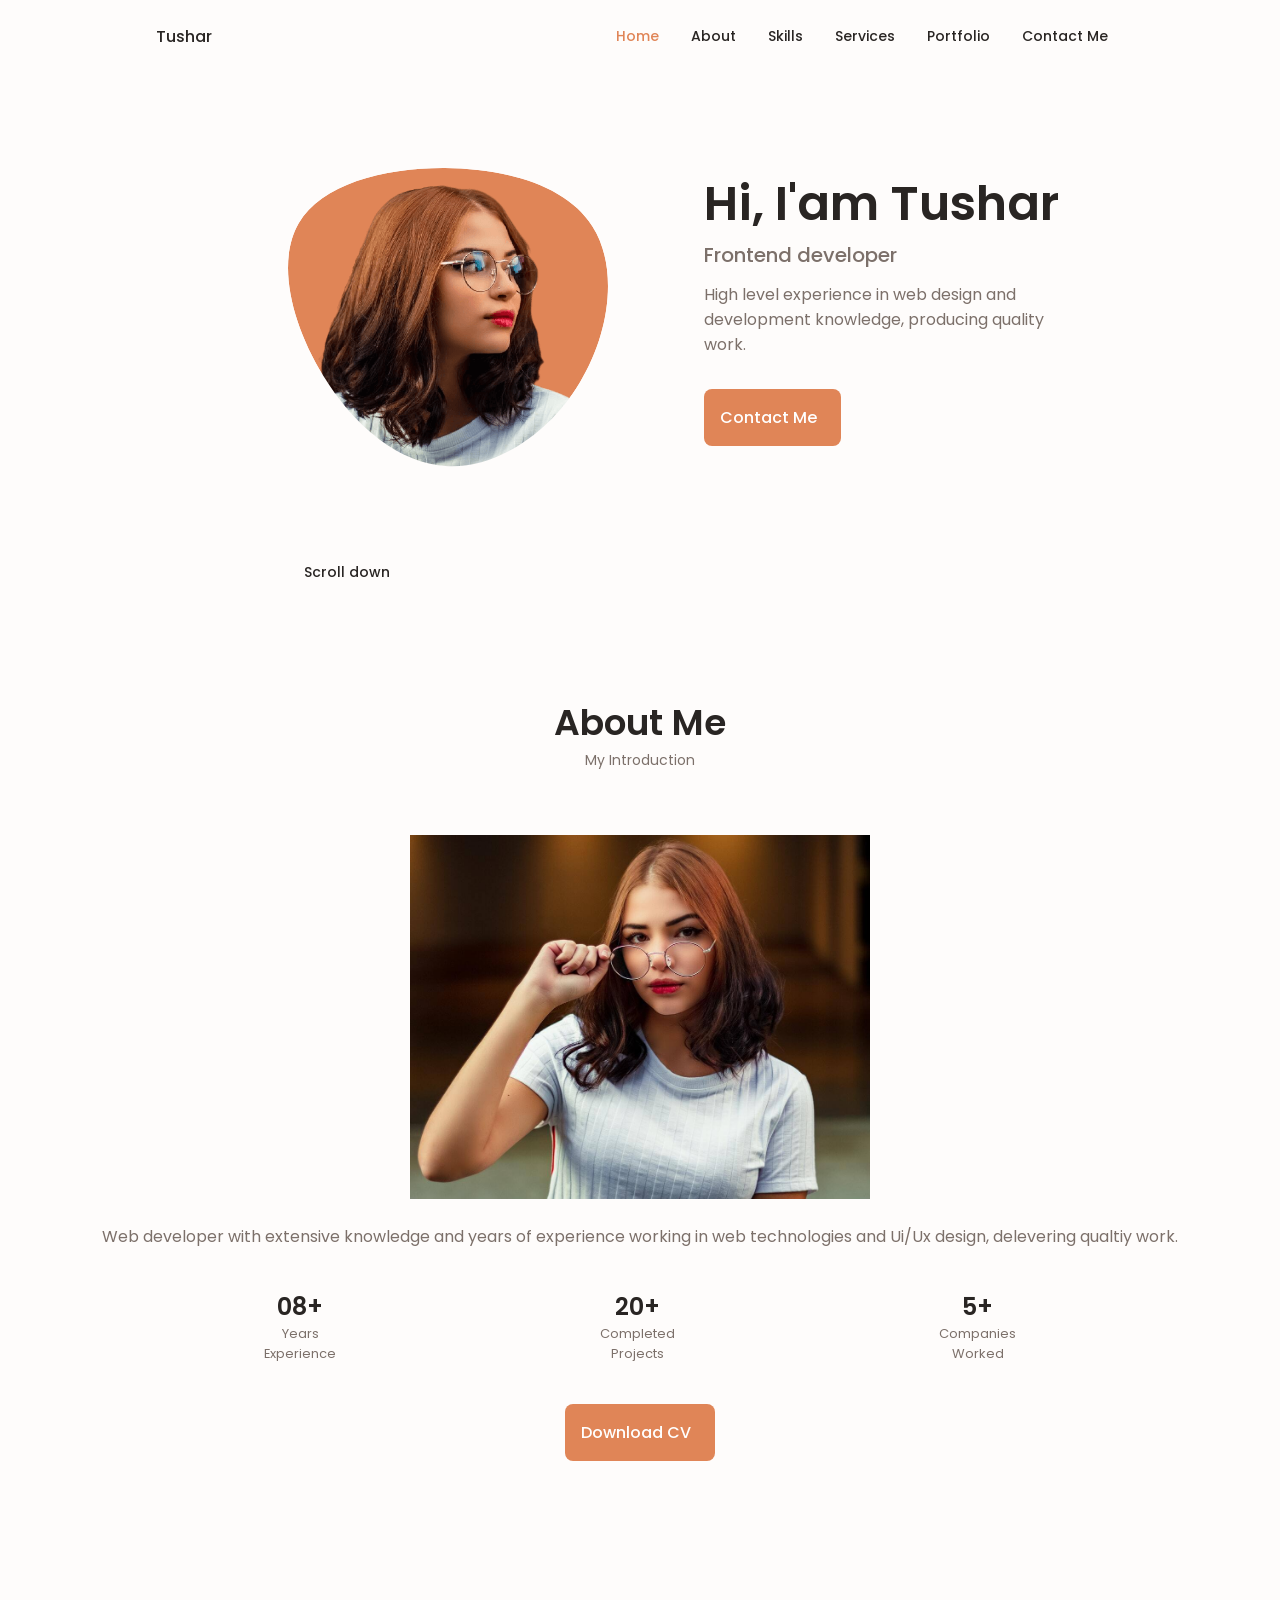
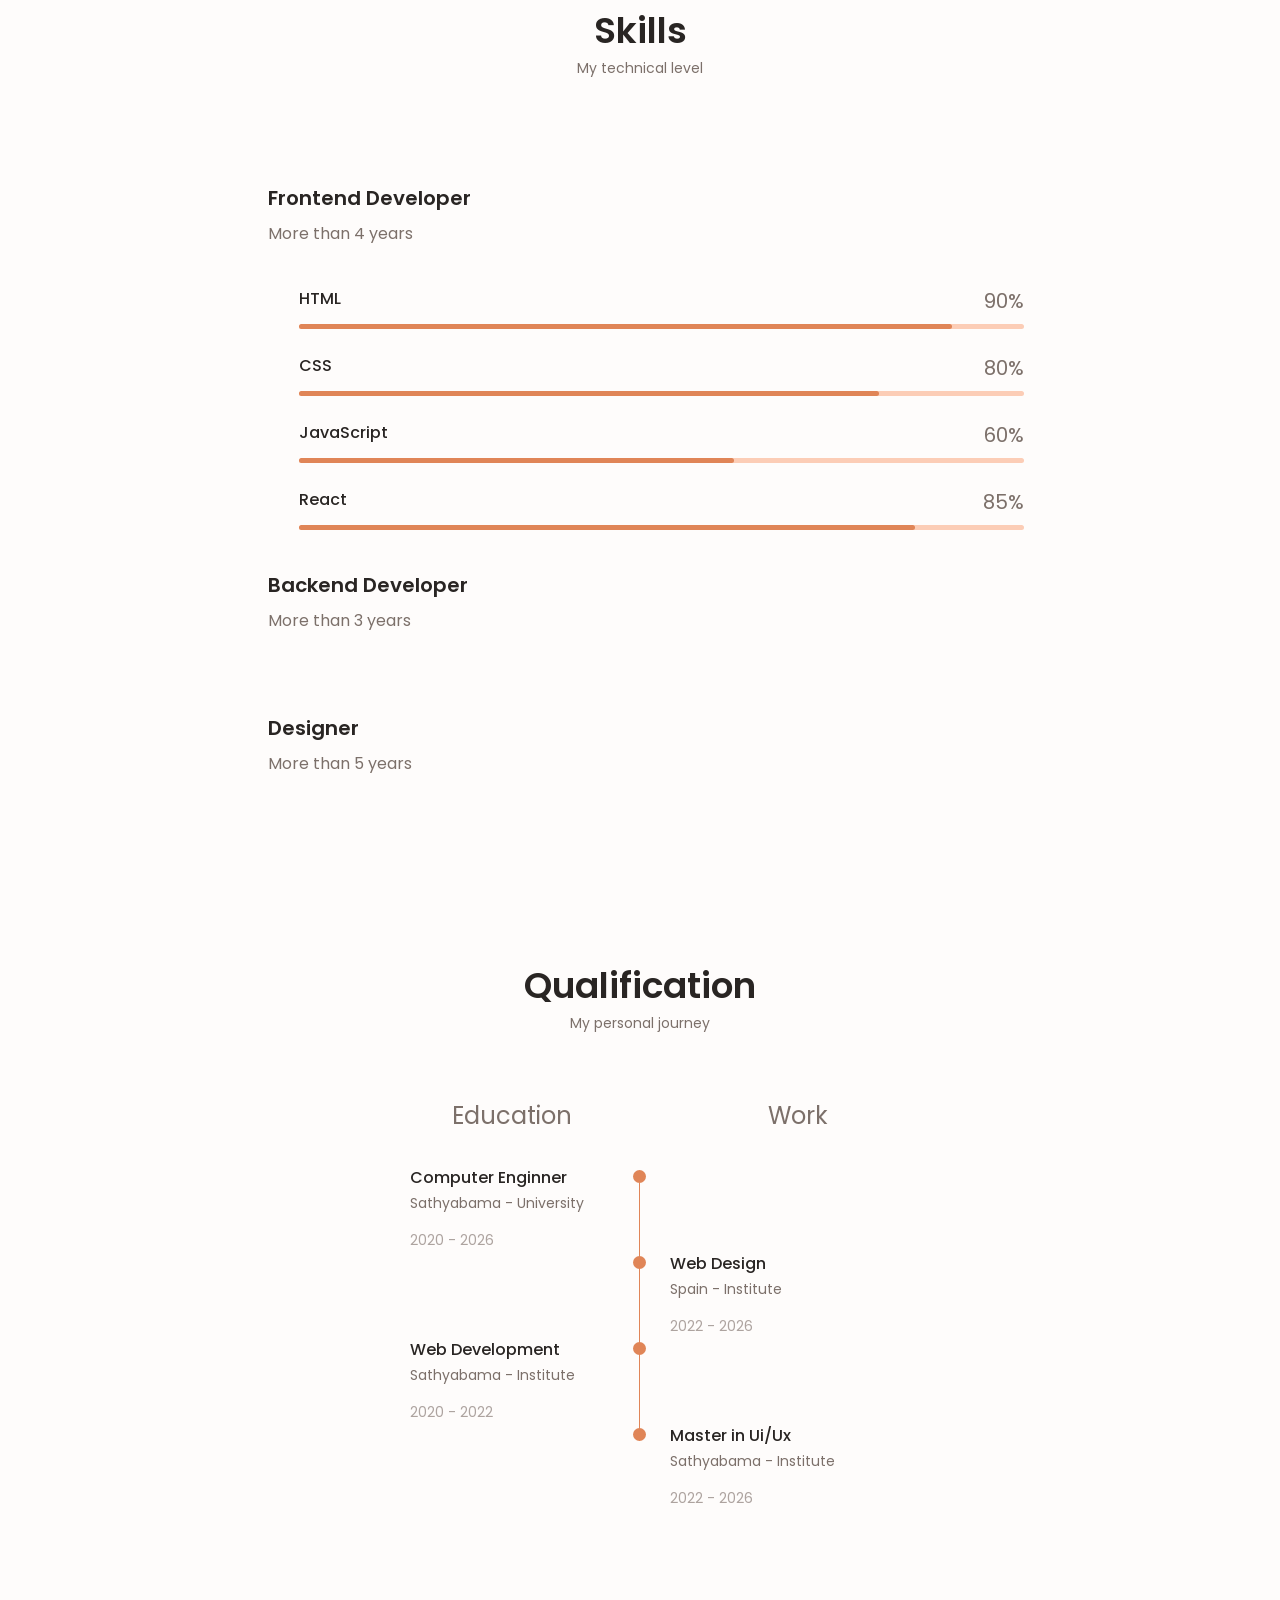
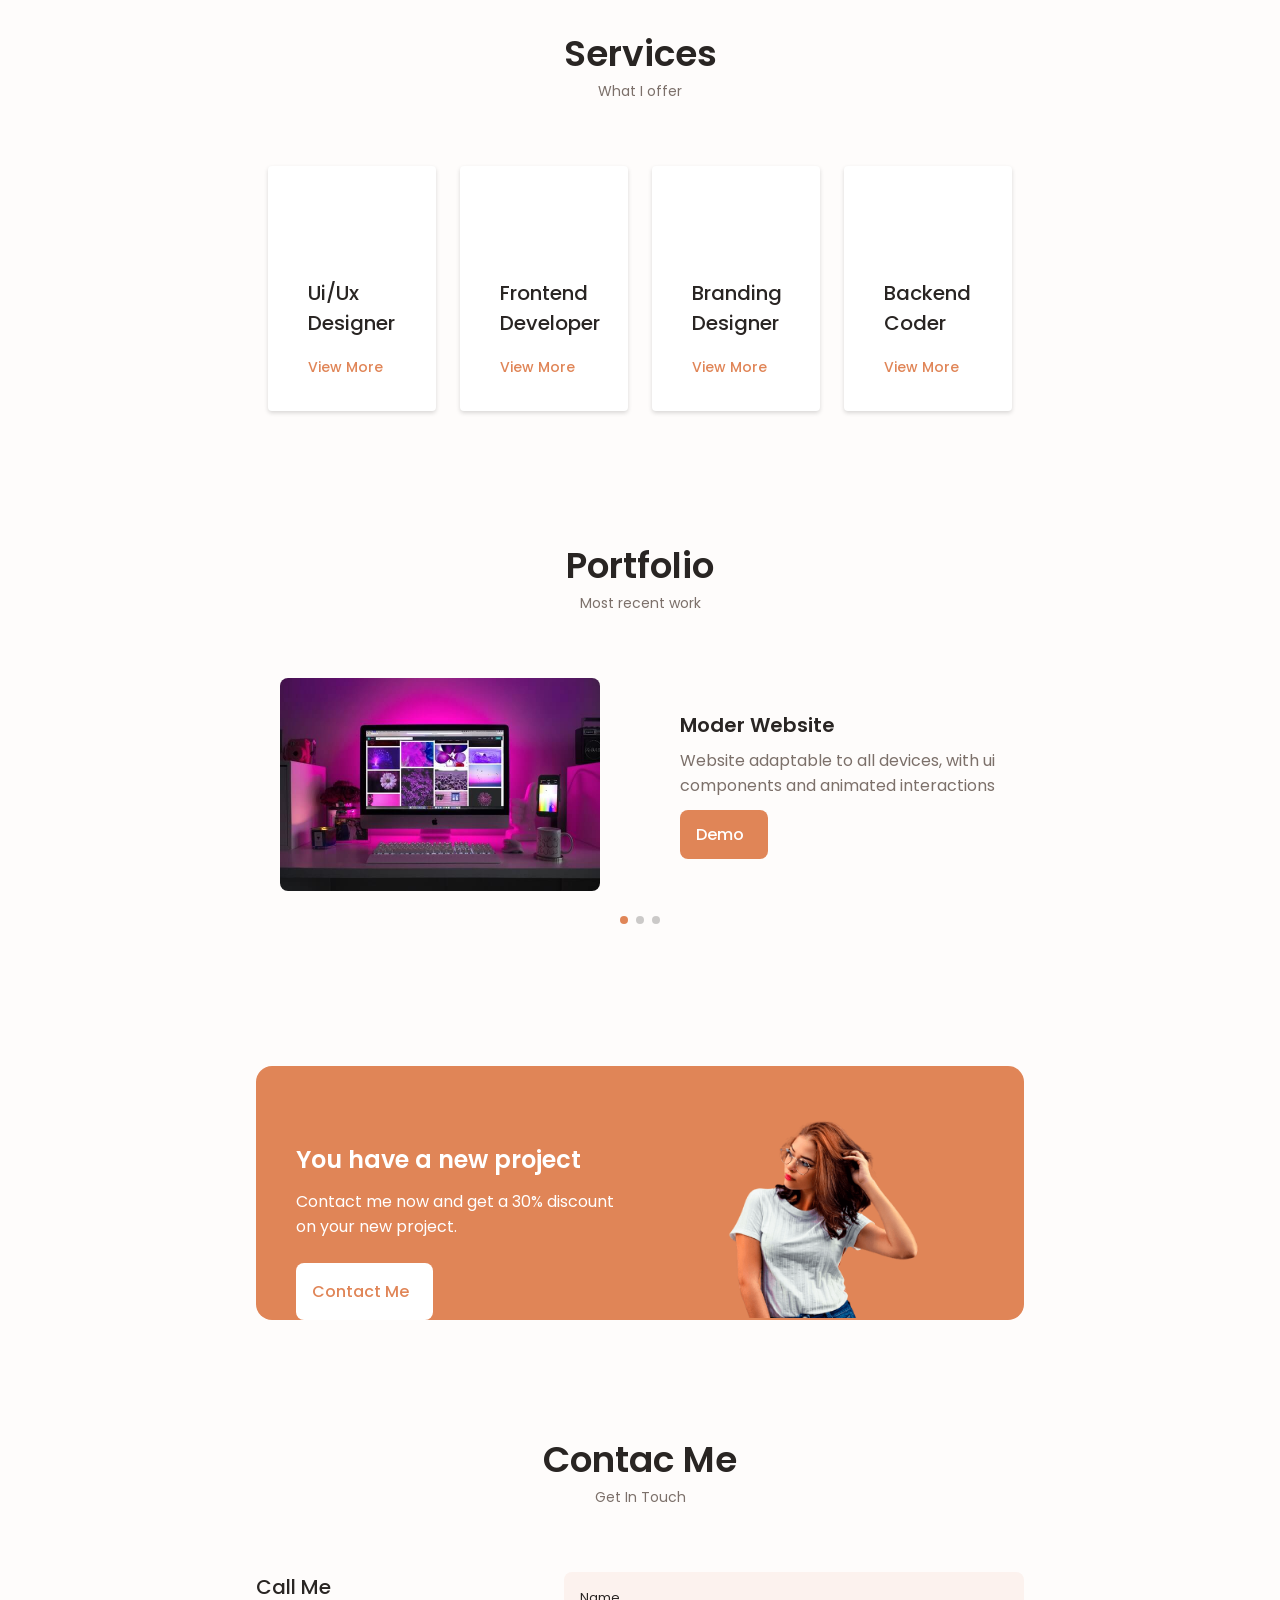
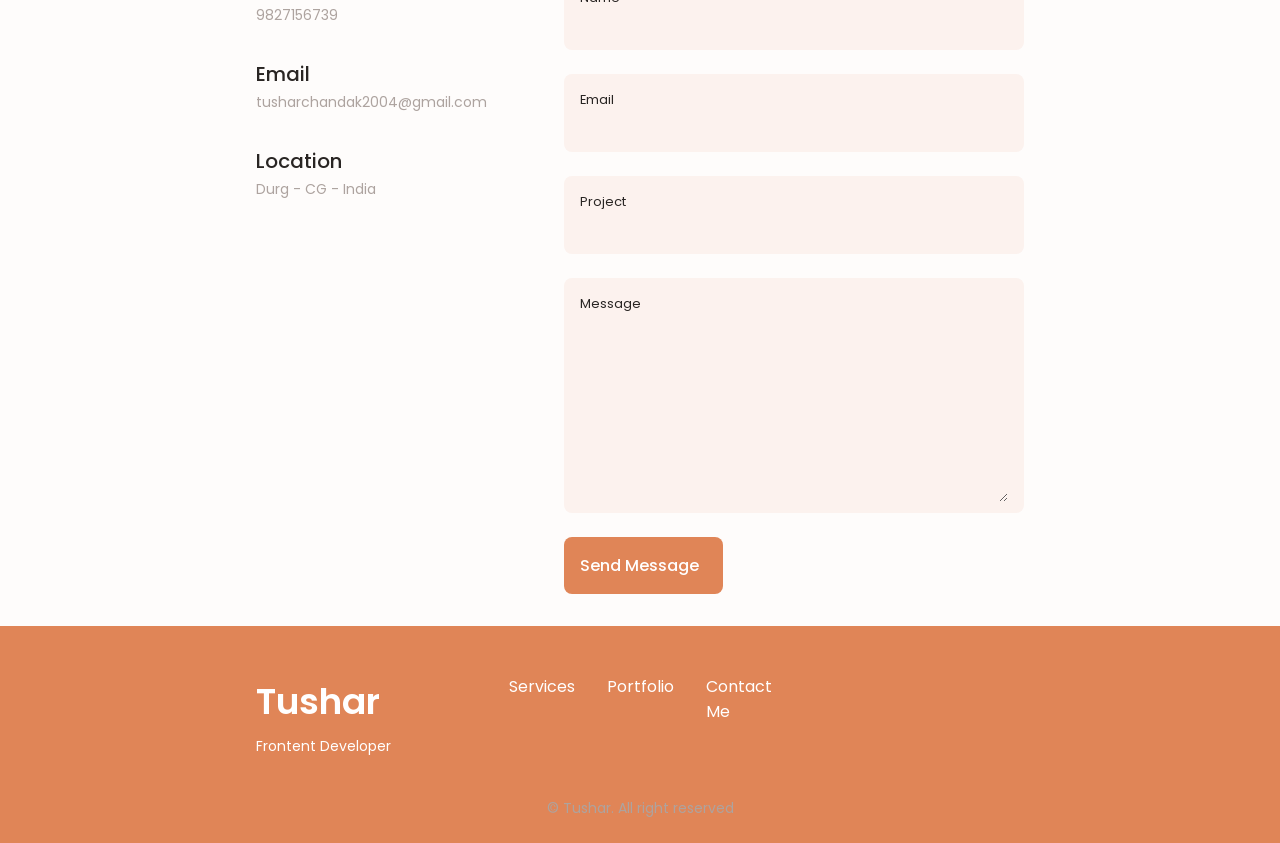
<file: index.html>
<!DOCTYPE html>
<html lang="en">

<head>
  <meta charset="UTF-8" />
  <meta http-equiv="X-UA-Compatible" content="IE=edge" />
  <meta name="viewport" content="width=device-width, initial-scale=1.0" />

  <!-- unicons -->
  <link rel="stylesheet" href="https://unicons.iconscout.com/release/v4.0.0/css/line.css" />

  <!-- swiper css -->
  <link rel="stylesheet" href="swiper-bundle.min.css">

  <!-- css -->
  <link rel="stylesheet" href="portfolio.css" />

  <title>Portfolio</title>
</head>

<body>
  <!-- header -->
  <header class="header" id="header">
    <nav class="nav container">
      <!-- 1st elemt -->
      <a href="#" class="nav__logo">Tushar</a>

      <!-- =================================================================      -->

      <!-- 2nd element -->
      <div class="nav__menu" id="nav-menu">
        <ul class="nav__list grid">
          <!-- 2.1 element -->
          <li class="nav__item">
            <a href="#home" class="nav_link active-link">
              <i class="uil uil-estate nav__icon"></i> Home
            </a>
          </li>
          <!-- 2.2 element -->
          <li class="nav__item">
            <a href="#about" class="nav_link">
              <i class="uil uil-user-square nav__icon"></i> About
            </a>
          </li>
          <!-- 2.3 element -->
          <li class="nav__item">
            <a href="#skills" class="nav_link">
              <i class="uil uil-file-alt nav__icon"></i> Skills
            </a>
          </li>
          <!-- 2.4 element -->
          <li class="nav__item">
            <a href="#services" class="nav_link">
              <i class="uil uil-briefcase-alt nav__icon"></i> Services
            </a>
          </li>
          <!-- 2.5 element -->
          <li class="nav__item">
            <a href="#portfolio" class="nav_link">
              <i class="uil uil-scenery nav__icon"></i> Portfolio
            </a>
          </li>
          <!-- 2.6 element -->
          <li class="nav__item">
            <a href="#contact" class="nav_link">
              <i class="uil uil-message nav__icon"></i> Contact Me
            </a>
          </li>
        </ul>
        <i class="uil uil-times nav__close" id="nav-close"></i>
      </div>

      <!-- =================================================================      -->

      <!-- 3rd element -->
      <div class="nav__btns">
        <!-- theme change button  -->
        <i class="uil uil-moon change-theme" id="theme-button"></i>

        <div class="nav__toggle" id="nav-toggle">
          <i class="uil uil-apps nav__icon"></i>
        </div>
      </div>
    </nav>
  </header>

  <!-- =================================================================      -->

  <!-- main -->
  <main class="main">
   <!--=========================================HOME============================================-->
    <section class="home section" id="home">
      <div class="home__container container grid">
        <div class="home__content grid">
          <!-- 1st element -->
          <div class="home__social">
            <a href="https://www.linkedin.com/in/tushar-chandak-b2b943257" target="_blank" class="home__social-icon">
              <i class="uil uil-linkedin-alt"></i>
            </a>
            <a href="https://dribbble.com/" target="_blank" class="home__social-icon">
              <i class="uil uil-dribbble"></i>
            </a>
            <a href="https://github.com/Tushar292004" target="_blank" class="home__social-icon">
              <i class="uil uil-github-alt"></i>
            </a>
          </div>

          <!-- 2nd element -->
          <div class="home__img">
            <svg class="home__blob" viewBox="0 0 200 187" xmlns="http://www.w3.org/2000/svg"
              xmlns:xlink="http://www.w3.org/1999/xlink">
              <mask id="mask0" mask-type="alpha">
                <path d="M190.312 36.4879C206.582 62.1187 201.309 102.826 182.328 134.186C163.346 165.547 
                130.807 187.559 100.226 186.353C69.6454 185.297 41.0228 161.023 21.7403 129.362C2.45775 
                97.8511 -7.48481 59.1033 6.67581 34.5279C20.9871 10.1032 59.7028 -0.149132 97.9666 
                0.00163737C136.23 0.303176 174.193 10.857 190.312 36.4879Z" />
              </mask>
              <g mask="url(#mask0)">
                <path d="M190.312 36.4879C206.582 62.1187 201.309 102.826 182.328 134.186C163.346 
                165.547 130.807 187.559 100.226 186.353C69.6454 185.297 41.0228 161.023 21.7403 
                129.362C2.45775 97.8511 -7.48481 59.1033 6.67581 34.5279C20.9871 10.1032 59.7028 
                -0.149132 97.9666 0.00163737C136.23 0.303176 174.193 10.857 190.312 36.4879Z" />
                <image class="home__blob-img" xlink:href="img/perfil.png" />
              </g>
            </svg>
          </div>

          <!-- 3rd element -->
          <div class="home__data">
            <h1 class="home__title">Hi, I'am Tushar</h1>
            <h3 class="home__subtitle">Frontend developer</h3>
            <p class="home__description">High level experience in web design
              and development knowledge, producing quality work.</p>
            <a href="#contact" class="button button--flex">
              Contact Me <i class="uil uil-message button__icon"></i>
            </a>
          </div>
        </div>

        <!-- =================================================================      -->

        <div class="home__scroll">
          <a href="" class="home__scroll-button button--flex">
            <i class="uil uil-mouse-alt home__scroll-mouse"></i>
            <span class="home__scroll-name">Scroll down</span>
            <i class="uil uil-arrow-down home__scroll-arrow"></i>
          </a>
        </div>
      </div>
    </section>

    <!-- ========================================ABOUT========================      -->

    <section class="about section" id="about">
      <h2 class="section__title">About Me</h2>
      <span class="section__subtitle">My Introduction</span>

      <div class="about__container container grid">
        <img src="img\about.jpg" alt="" class="img60">
      </div>

      <div class="about__data">
        <p class="about__description">
          Web developer with extensive knowledge and years of experience
          working in web technologies and Ui/Ux design, delevering qualtiy
          work.
        </p>

        <div class="about__info">
          <div>
            <span class="about__info-title">
              08+
            </span>
            <span class="about__info-name">
              Years <br> Experience
            </span>
          </div>

          <div>
            <span class="about__info-title">
              20+
            </span>
            <span class="about__info-name">
              Completed <br> Projects
            </span>
          </div>

          <div>
            <span class="about__info-title">
              5+
            </span>

            <span class="about__info-name">
              Companies <br> Worked
            </span>
          </div>
        </div>

        <div class="about__button">
          <a download="" href="img\Alexa-Cv.pdf" class="button button--flex">
            Download CV<i class="uil uil-download-alt button__icon"></i>
          </a>
        </div>
      </div>
    </section>

   <!--==========================================SKILLS============================================-->

    <section class="skills section" id="skills">
      <h2 class="section__title">Skills</h2>
      <span class="section__subtitle">My technical level</span>
    
     <div class="skills__container container grid">
      <div>
        <!--====== skill 1 ======-->
        <div class="skills__content skills__open">
          <div class="skills__header">
            <!-- element 1 -->
            <i class="uil uil-brackets-curly skills__icon"></i>
            <!-- element 2 -->
            <div>
              <h1 class="skills__title">Frontend Developer</h1>
              <span class="skills__subtitle">More than 4 years</span>
            </div>
            <!-- element 3 -->
            <i class="uil uil-angle-down skills__arrow"></i>
          </div>

          <div class="skills__list grid">
            <div class="skills__data">
              <div class="skills__title">
                <h3 class="skills__name">HTML</h3>
                <span class="skills_number">90%</span>
              </div>
              <div class="skills_bar">
                <span class="skills__percentage skill__html"></span>
              </div>
            </div>

            <div class="skills__data">
              <div class="skills__title">
                <h3 class="skills__name">CSS</h3>
                <span class="skills_number">80%</span>
              </div>
              <div class="skills_bar">
                <span class="skills__percentage skill__css"></span>
              </div>
            </div>

            <div class="skills__data">
              <div class="skills__title">
                <h3 class="skills__name">JavaScript</h3>
                <span class="skills_number">60%</span>
              </div>
              <div class="skills_bar">
                <span class="skills__percentage skill__js"></span>
              </div>
            </div>

            <div class="skills__data">
              <div class="skills__title">
                <h3 class="skills__name">React</h3>
                <span class="skills_number">85%</span>
              </div>
              <div class="skills_bar">
                <span class="skills__percentage skill__react"></span>
              </div>
            </div>
          </div>
        </div>

        <!-- skill 2 -->
        <div class="skills__content skills__close">
          <div class="skills__header">
              <!-- element 1 -->
              <i class="uil uil-server-network skills__icon"></i>
              <!-- element 2 -->
              <div>
                <h1 class="skills__title">Backend Developer</h1>
                <span class="skills__subtitle">More than 3 years</span>
              </div>
              <!-- element 3 -->
              <i class="uil uil-angle-down skills__arrow"></i>
          </div>

          <div class="skills__list grid">
              <div class="skills__data">
                <div class="skills__title">
                  <h3 class="skills__name">PHP</h3>
                  <span class="skills_number">80%</span>
                </div>
                <div class="skills_bar">
                  <span class="skills__percentage skill__php"></span>
                </div>
              </div>

              <div class="skills__data">
                <div class="skills__title">
                  <h3 class="skills__name">Node Js</h3>
                  <span class="skills_number">70%</span>
                </div>
                <div class="skills_bar">
                  <span class="skills__percentage skill__node"></span>
                </div>
              </div>

              <div class="skills__data">
                <div class="skills__title">
                  <h3 class="skills__name">Firebase</h3>
                  <span class="skills_number">90%</span>
                </div>
                <div class="skills_bar">
                  <span class="skills__percentage skill__firebase"></span>
                </div>
              </div>

              <div class="skills__data">
                <div class="skills__title">
                  <h3 class="skills__name">Python</h3>
                  <span class="skills_number">55%</span>
                </div>
                <div class="skills_bar">
                  <span class="skills__percentage skill__python"></span>
                </div>
              </div>
          </div>
        </div>  

        <!-- skill 3 -->
        <div class="skills__content skills__close">
          <div class="skills__header">
              <i class="uil uil-swatchbook skills__icon"></i>

                <div>
                  <h1 class="skills__title">Designer</h1>
                  <span class="skills__subtitle">More than 5 years</span>
                </div>

              <i class="uil uil-angle-down skills__arrow"></i>
            </div>

            <div class="skills__list grid">
              <div class="skills__data">
                <div class="skills__title">
                    <h3 class="skills__name">Figma</h3>
                    <span class="skills_number">90%</span>
                </div>
                <div class="skills_bar">
                    <span class="skills__percentage skill__figma"></span>
                </div>
              </div>

              <div class="skills__data">
                <div class="skills__title">
                    <h3 class="skills__name">Sktech</h3>
                    <span class="skills_number">85%</span>
                </div>
                <div class="skills_bar">
                    <span class="skills__percentage skill__sktech"></span>
                </div>
              </div>

              <div class="skills__data">
                <div class="skills__title">
                    <h3 class="skills__name">Photoshop</h3>
                    <span class="skills_number">70%</span>
                </div>
                <div class="skills_bar">
                    <span class="skills__percentage skill__photoshop"></span>
                </div>
              </div>
            </div>
        </div>

      </div>
     </div>

    </section>
  
    <!--=========================================QUALIFICATION============================================-->
  
  <section class="qualification section">
      <h2 class="section__title">Qualification</h2>
      <span class="section__subtitle">My personal journey</span>

    <div class="qualification__container container">
      <div class="qualification__tabs">
          <div class="qualification__button button--flex" data-target="#education">
            <i class="uil uil-graduation-cap qualification__scroll-arrow"></i>
            Education
          </div>

          <div class="qualification__button button--flex " data-target="#work">
            <i class="uil uil-briefcase-alt qualification__scroll-arrow"></i>
            Work
          </div>
      </div>

      <div class="qualification__sections">
        <!-- qualification section 1 -->
        <div class="qualification__content qualification__active" data-content id="education">
          <!-- qualification content 1 -->
         <div class="qualification__data">
          <div>
            <h3 class="qualification__title">Computer Enginner</h3>
            <span class="qualification__subtitle">
              Sathyabama - University
            </span>
            <div class="qualification__calendar">
              <i class="uil uil-calendar-alt"></i>
              2020 - 2026
            </div>
          </div>
        
          <div>
            <span class="qualification__rounder"></span>
            <span class="qualification__line"></span>
          </div>
         </div>
          <!-- qualification content 2 -->
         <div class="qualification__data">
          <div></div>

          <div>
            <span class="qualification__rounder"></span>
            <span class="qualification__line"></span>
          </div>

          <div>
            <h3 class="qualification__title">Web Design</h3>
            <span class="qualification__subtitle">
              Spain - Institute
            </span>
            <div class="qualification__calendar">
              <i class="uil uil-calendar-alt"></i>
              2022 - 2026
            </div>
          </div>        
         </div>
          <!-- qualification content 3 -->
         <div class="qualification__data">
          <div>
            <h3 class="qualification__title">Web Development</h3>
            <span class="qualification__subtitle">
              Sathyabama - Institute
            </span>
            <div class="qualification__calendar">
              <i class="uil uil-calendar-alt"></i>
              2020 - 2022
            </div>
          </div>

          <div>
            <span class="qualification__rounder"></span>
            <span class="qualification__line"></span>
          </div>
         </div>
          <!-- qualification content 4 -->
         <div class="qualification__data">
         
          <div></div>

          <div>
            <span class="qualification__rounder"></span>
            <!-- <span class="qualification__line"></span> -->
          </div> 

          <div>
            <h3 class="qualification__title">Master in Ui/Ux</h3>
            <span class="qualification__subtitle">
              Sathyabama - Institute
            </span>
            <div class="qualification__calendar">
              <i class="uil uil-calendar-alt"></i>
              2022 - 2026
            </div>
          </div>
         </div>
        </div>
   
        <!-- qualification section 2 -->
        <div class="qualification__content" data-content id="work">
          <!-- qualification content 1 -->
         <div class="qualification__data">
          <div>
            <h3 class="qualification__title">Microsoft Enginner</h3>
            <span class="qualification__subtitle">
              Microsoft - Chennai
            </span>
            <div class="qualification__calendar">
              <i class="uil uil-calendar-alt"></i>
              2026 - 2028
            </div>
          </div>
        
          <div>
            <span class="qualification__rounder"></span>
            <span class="qualification__line"></span>
          </div>
         </div>
          <!-- qualification content 2 -->
         <div class="qualification__data">
          <div></div>

          <div>
            <span class="qualification__rounder"></span>
            <span class="qualification__line"></span>
          </div>

          <div>
            <h3 class="qualification__title">Frontend Developer</h3>
            <span class="qualification__subtitle">
              Apple Inc - Spain
            </span>
            <div class="qualification__calendar">
              <i class="uil uil-calendar-alt"></i>
              2023 - 2027
            </div>
          </div>        
         </div>
          <!-- qualification content 3 -->
         <div class="qualification__data">
          <div>
            <h3 class="qualification__title">Ui Designer</h3>
            <span class="qualification__subtitle">
              Figma - Spain
            </span>
            <div class="qualification__calendar">
              <i class="uil uil-calendar-alt"></i>
              2024 - 2026
            </div>
          </div>

          <div>
            <span class="qualification__rounder"></span>
            <!-- <span class="qualification__line"></span> -->
          </div>
         </div>
          
        </div>  
      </div>  
    </div>
  </section> 

  <!--==========================================SERVICES============================================-->

   <section class="services section" id="services">
    <h2 class="section__title">Services</h2>
    <span class="section__subtitle">What I offer</span>

    <div class="services__container container grid">
      <!-- service 1 -->
      <div class="services__content">
        <div>
          <i class="uil uil-web-grid services__icon"></i>
          <h3 class="services__title">Ui/Ux <br> Designer</h3>
        </div>

      <span class="button button--flex button--small button--link services__button">
        View More
        <i class="uil uil-arrow-right button__icon"></i>
      </span> 
      
      <div class="services__modal">
        <div class="services__modal-content">
          <h4 class="services__modal-title">Ui/Ux <br> Designer</h4>
          <i class="uil uil-times services__modal-close"></i>

          <ul class="services__modal-services grid">

            <li class="services__modal-service">
              <i class="uil uil-check-circle services__modal-icon"></i>
              <p>I develop the user interface</p>
            </li>
            <li class="services__modal-service">
              <i class="uil uil-check-circle services__modal-icon"></i>
              <p>Web page development</p>
            </li>
            <li class="services__modal-service">
              <i class="uil uil-check-circle services__modal-icon"></i>
              <p>I create ux element interactions</p>
            </li>
            <li class="services__modal-service">
              <i class="uil uil-check-circle services__modal-icon"></i>
              <p>I position your company brand</p>
            </li>

          </ul>
        </div>
      </div>
      </div>

      <!-- service 2 -->
      <div class="services__content">
        <div>
          <i class="uil uil-arrow services__icon"></i>
          <h3 class="services__title">Frontend <br> Developer</h3>
        </div>

      <span class="button button--flex button--small button--link services__button">
        View More
        <i class="uil uil-arrow-right button__icon"></i>
      </span> 
      
      <div class="services__modal">
        <div class="services__modal-content">
          <h4 class="services__modal-title">Frontend <br> Developer</h4>
          <i class="uil uil-times services__modal-close"></i>

          <ul class="services__modal-services grid">

            <li class="services__modal-service">
              <i class="uil uil-check-circle services__modal-icon"></i>
              <p>I develop the user interface</p>
            </li>
            <li class="services__modal-service">
              <i class="uil uil-check-circle services__modal-icon"></i>
              <p>Web page development</p>
            </li>
            <li class="services__modal-service">
              <i class="uil uil-check-circle services__modal-icon"></i>
              <p>I create ux element interactions</p>
            </li>
            <li class="services__modal-service">
              <i class="uil uil-check-circle services__modal-icon"></i>
              <p>I position your company brand</p>
            </li>

          </ul>
        </div>
      </div>
      </div>
      
      <!-- service 3 -->
      <div class="services__content">
        <div>
          <i class="uil uil-pen services__icon"></i>
          <h3 class="services__title">Branding <br> Designer</h3>
        </div>

      <span class="button button--flex button--small button--link services__button">
        View More
        <i class="uil uil-arrow-right button__icon"></i>
      </span> 
      
      <div class="services__modal">
        <div class="services__modal-content">
          <h4 class="services__modal-title">Branding <br> Designer</h4>
          <i class="uil uil-times services__modal-close"></i>

          <ul class="services__modal-services grid">

            <li class="services__modal-service">
              <i class="uil uil-check-circle services__modal-icon"></i>
              <p>I develop the user interface</p>
            </li>
            <li class="services__modal-service">
              <i class="uil uil-check-circle services__modal-icon"></i>
              <p>Web page development</p>
            </li>
            <li class="services__modal-service">
              <i class="uil uil-check-circle services__modal-icon"></i>
              <p>I create ux element interactions</p>
            </li>
            <li class="services__modal-service">
              <i class="uil uil-check-circle services__modal-icon"></i>
              <p>I position your company brand</p>
            </li>

          </ul>
        </div>
      </div>
      </div>  
      
      <!-- service 4 -->
      <div class="services__content">
        <div>
          <i class="uil uil-server-network services__icon"></i>
          <h3 class="services__title">Backend <br> Coder</h3>
        </div>

      <span class="button button--flex button--small button--link services__button">
        View More
        <i class="uil uil-arrow-right button__icon"></i>
      </span> 
      
      <div class="services__modal">
        <div class="services__modal-content">
          <h4 class="services__modal-title">Backend <br> Coder</h4>
          <i class="uil uil-times services__modal-close"></i>

          <ul class="services__modal-services grid">

            <li class="services__modal-service">
              <i class="uil uil-check-circle services__modal-icon"></i>
              <p>I develop the user interface</p>
            </li>
            <li class="services__modal-service">
              <i class="uil uil-check-circle services__modal-icon"></i>
              <p>Web page development</p>
            </li>
            <li class="services__modal-service">
              <i class="uil uil-check-circle services__modal-icon"></i>
              <p>I create ux element interactions</p>
            </li>
            <li class="services__modal-service">
              <i class="uil uil-check-circle services__modal-icon"></i>
              <p>I position your company brand</p>
            </li>

          </ul>
        </div>
      </div>
      </div> 
      
    </div>
   </section>

  <!--==========================================PORTFOLIO============================================-->
   
  <section class="portfolio section" id="portfolio">
    <h2 class="section__title">Portfolio</h2>
    <span class="section__subtitle">Most recent work</span>

    <div class="portfolio__container container swiper">
      <div class="swiper-wrapper">
        <!-- portfolio 1 -->
        <div class="portfolio__content grid swiper-slide">
          <img src="img\portfolio1.jpg" alt="" class="portfolio__img">

          <div class="portfolio__data">
            <h3 class="portfolio__title">Moder Website</h3>
            <p class="portfolio__description">Website adaptable to all devices,
               with ui components and animated interactions</p>
            <a href="#" class="button button--flex button--small portfolio__button">
              Demo
              <i class="uil uil-arrow-right button__icon"></i>
            </a> 
          </div>
        </div> 

        <!-- portfolio 2 -->
        <div class="portfolio__content grid swiper-slide">
          <img src="img\portfolio1.jpg" alt="" class="portfolio__img">

          <div class="portfolio__data">
            <h3 class="portfolio__title">Brand Design</h3>
            <p class="portfolio__description">Website adaptable to all devices,
               with ui components and animated interactions</p>
            <a href="#" class="button button--flex button--small portfolio__button">
              Demo
              <i class="uil uil-arrow-right button__icon"></i>
            </a> 
          </div>
        </div>

        <!-- portfolio 3 -->
        <div class="portfolio__content grid swiper-slide">
           <img src="img\portfolio1.jpg" alt="" class="portfolio__img">

          <div class="portfolio__data">
            <h3 class="portfolio__title">Online Store</h3>
            <p class="portfolio__description">Website adaptable to all devices,
               with ui components and animated interactions</p>
            <a href="#" class="button button--flex button--small portfolio__button">
              Demo
              <i class="uil uil-arrow-right button__icon"></i>
            </a> 
          </div>
        </div>
      </div>

      <!-- Add Arrows -->
      <div class="swiper-button-next">
        <i class="uil uil-angle-right-b swiper-portfolio-icon"></i>
      </div>
      <div class="swiper-button-prev">
        <i class="uil uil-angle-left-b swiper-portfolio-icon"></i>
      </div>

      <!-- Add Pagination -->
      <div class="swiper-pagination"></div>
    </div>
  </section>

<!--==========================================PROJECT IN MIND============================================-->
<section class="project section">
  <div class="project__bg">
    <div class="project__container container grid">
      <div class="project__data">
        <h2 class="project__title">You have a new project</h2>
        <p class="project__description">Contact me now and get a 30% discount
           on your new project.</p>
        <a href="#contact" class="project__button button button--flex button--white">
          Contact Me
          <i class="uil uil-message project__icon button__icon"></i>
        </a>   
      </div>
      <img src="img\project.png" alt="" class="img60">
    </div>
  </div>
</section>


<!--==========================================CONTACT ME============================================-->

<section class="contact section" id="contact">
   <h2 class="section__title">Contac Me</h2>
   <span class="section__subtitle">Get In Touch</span>

   <div class="section__container container grid">
    <div>
      <div class="contact__information">
        <i class="uil uil-phone contact__icon"></i>

        <div>
          <h3 class="contact__title">Call Me</h3>
          <span class="contact__subtitle">9827156739</span>
        </div>        
      </div>

      <div class="contact__information">
        <i class="uil uil-envelope contact__icon"></i>

        <div>
          <h3 class="contact__title">Email</h3>
          <span class="contact__subtitle">tusharchandak2004@gmail.com</span>
        </div> 
      </div>

      <div class="contact__information">
        <i class="uil uil-map-marker contact__icon"></i>

        <div>
          <h3 class="contact__title">Location</h3>
          <span class="contact__subtitle">Durg - CG - India</span>
        </div>  
      </div>
    </div>
    
    <form action="" class="contact__form grid">
      <div class="contact__inout grid">
        <div class="contact__content">
          <label for="" class="contact__label">Name</label>
          <input type="text" class="contact__input">
        </div>
        <div class="contact__content">
          <label for="" class="contact__label">Email</label>
          <input type="email" class="contact__input">
        </div>
      </div>
      <div class="contact__content">
        <label for="" class="contact__label">Project</label>
        <input type="text" class="contact__input">
      </div>
      <div class="contact__content">
        <label for="" class="contact__label">Message</label>
        <textarea name="" id="" cols="0" rows="7" class="contact__input"></textarea>
      </div>

      <div>
        <a href="#" class="contact__button button button--flex">
          Send Message
          <i class="uil uil-message button__icon contact__icon2"></i>
        </a>
        
      </div>
    </form>

   </div>
</section>
 
</main>

<!-- footer -->

<footer class="footer">
  <div class="footer__bg">
    <div class="footer__container container grid">
      <div>
        <h1 class="footer__title">Tushar</h1>
        <span class="footer__subtitle">Frontent Developer</span>
      </div>

      <ul class="footer__links">
        <li>
          <a href="#service" class="footer__link">Services</a>
        </li>
        
        <li>
          <a href="#portfolio" class="footer__link">Portfolio</a>
        </li>

        <li>
          <a href="#contact" class="footer__link">Contact Me</a>
        </li> 
      </ul>

      <div class="footer__socials">

        <a href="https://www.facebook.com/roshan.chandak.96" target="_blank" class="footer__social">
          <i class="uil uil-facebook-f"></i>
        </a>

        <a href="https://instagram.com/tusharchandak29?igshid=ZDdkNTZiNTM"  target="_blank" class="footer__social">
          <i class="uil uil-instagram"></i>
        </a>

        <a href="https://mobile.twitter.com/TusharC29754262"  target="_blank" class="footer__social">
          <i class="uil uil-twitter-alt"></i>
        </a>

      </div>
    </div>

    <p class="footer__copy">&#169; Tushar. All right reserved</p>
  </div>
</footer>

<!-- scroll top -->

<a href="" class="scrollup" id="scroll-up">
  <i class="uil uil-arrow-up scrollup__icon"></i>
</a>

<!-- swiper js -->

<script src="swiper-bundle.min.js"></script>


<!-- main js -->

<script src="portfolio.js"></script>
</body>

</html>
</file>
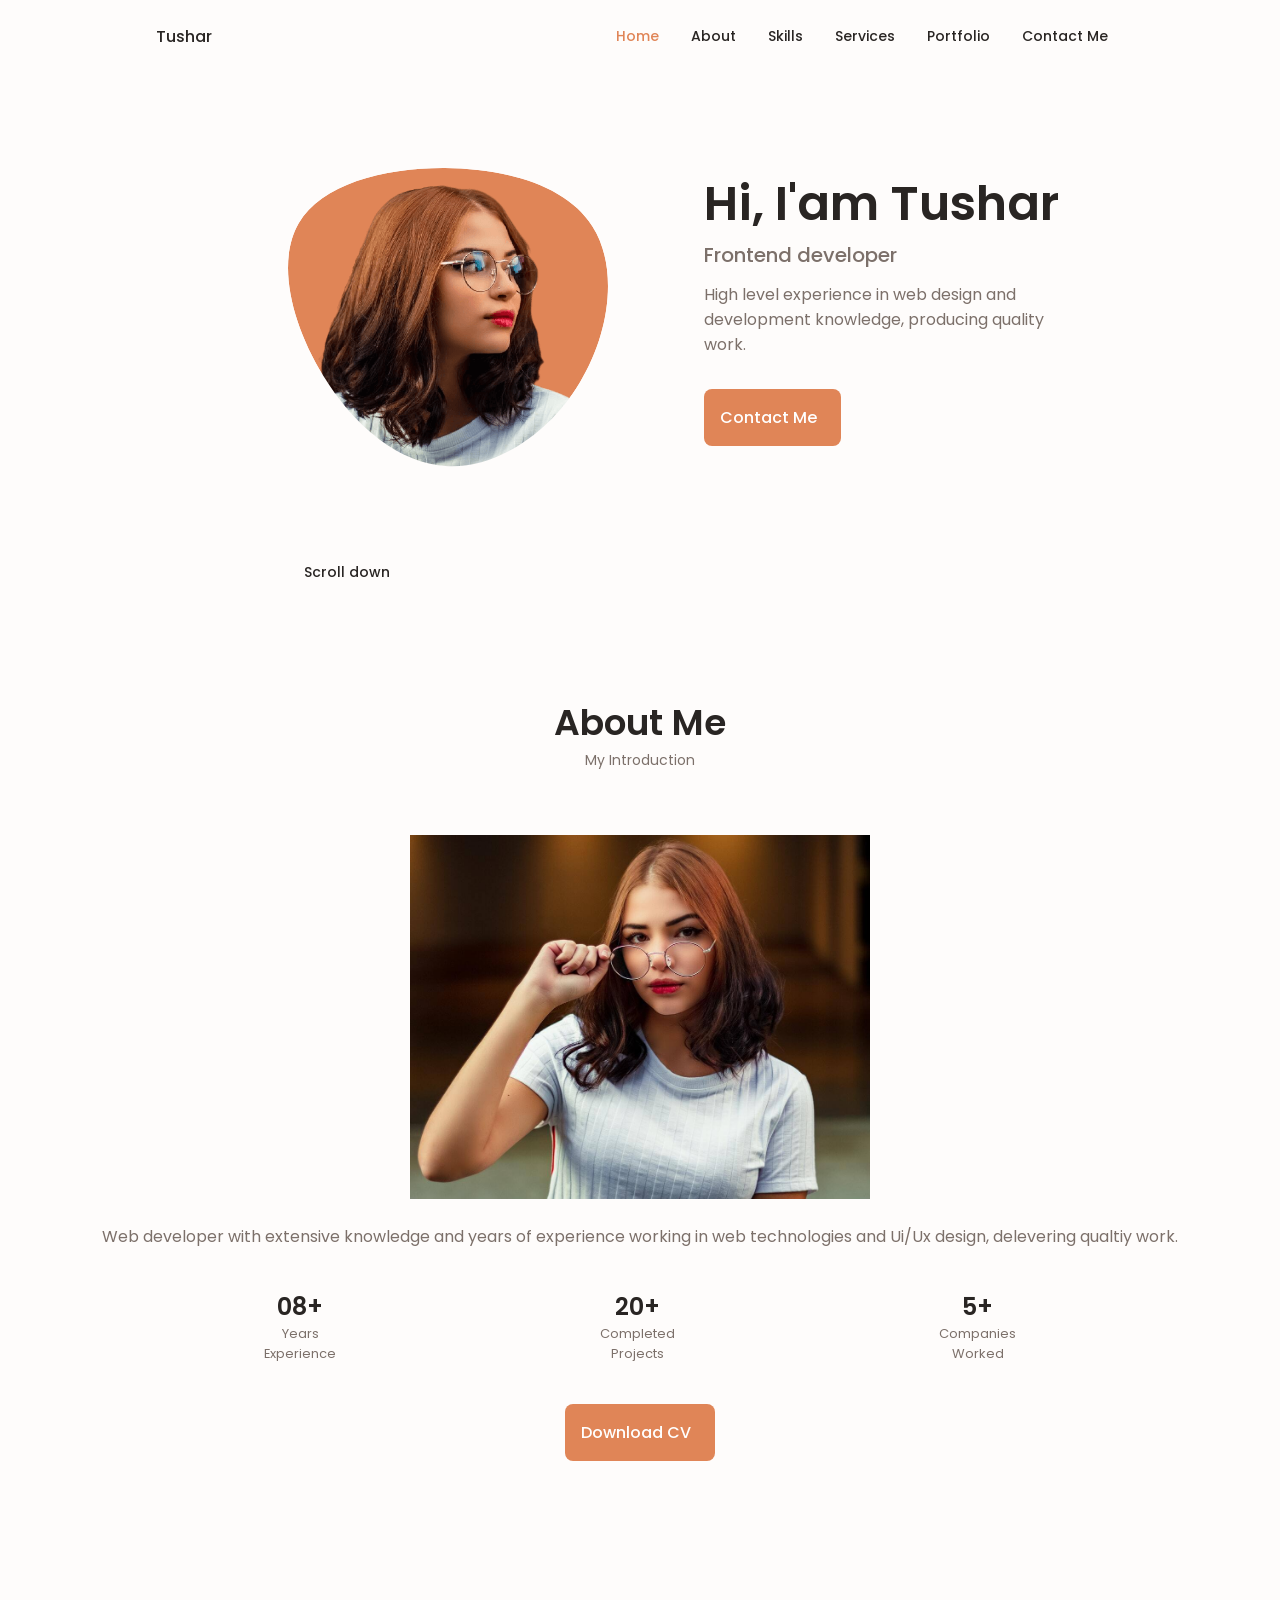
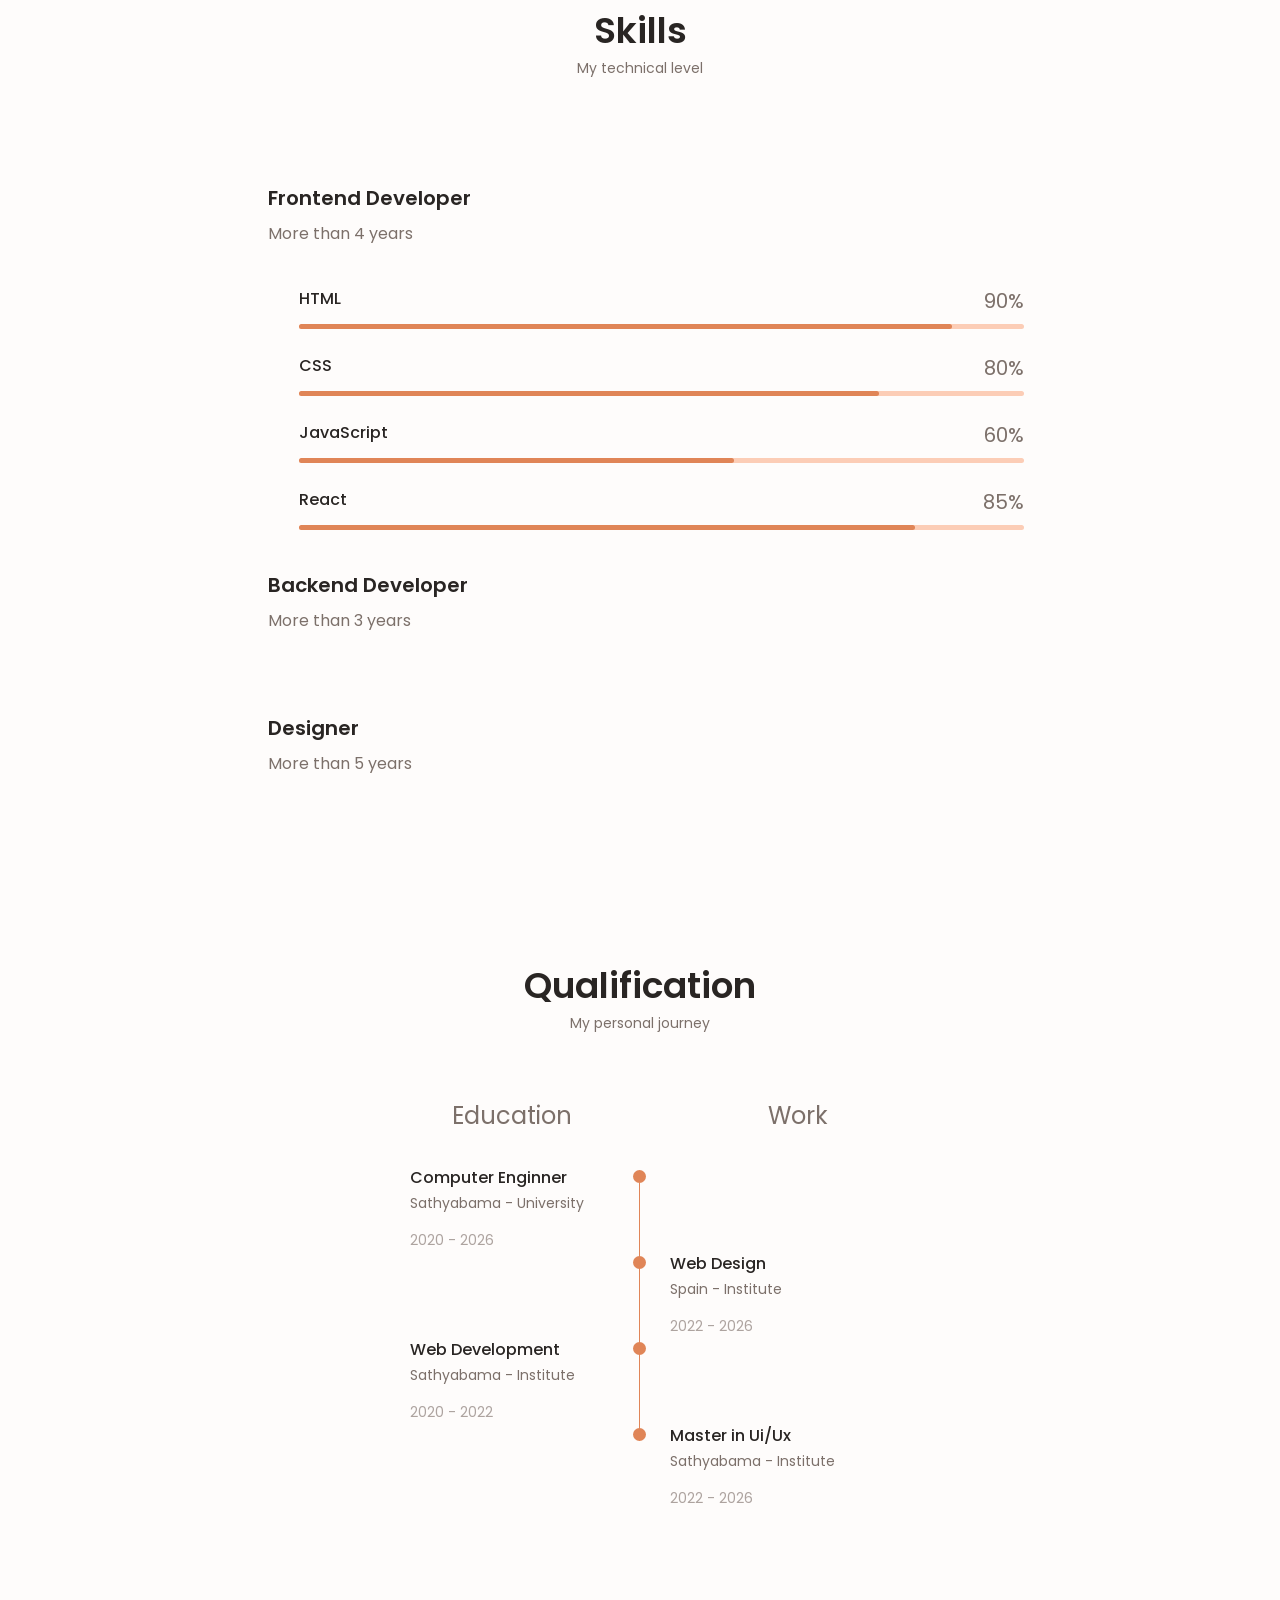
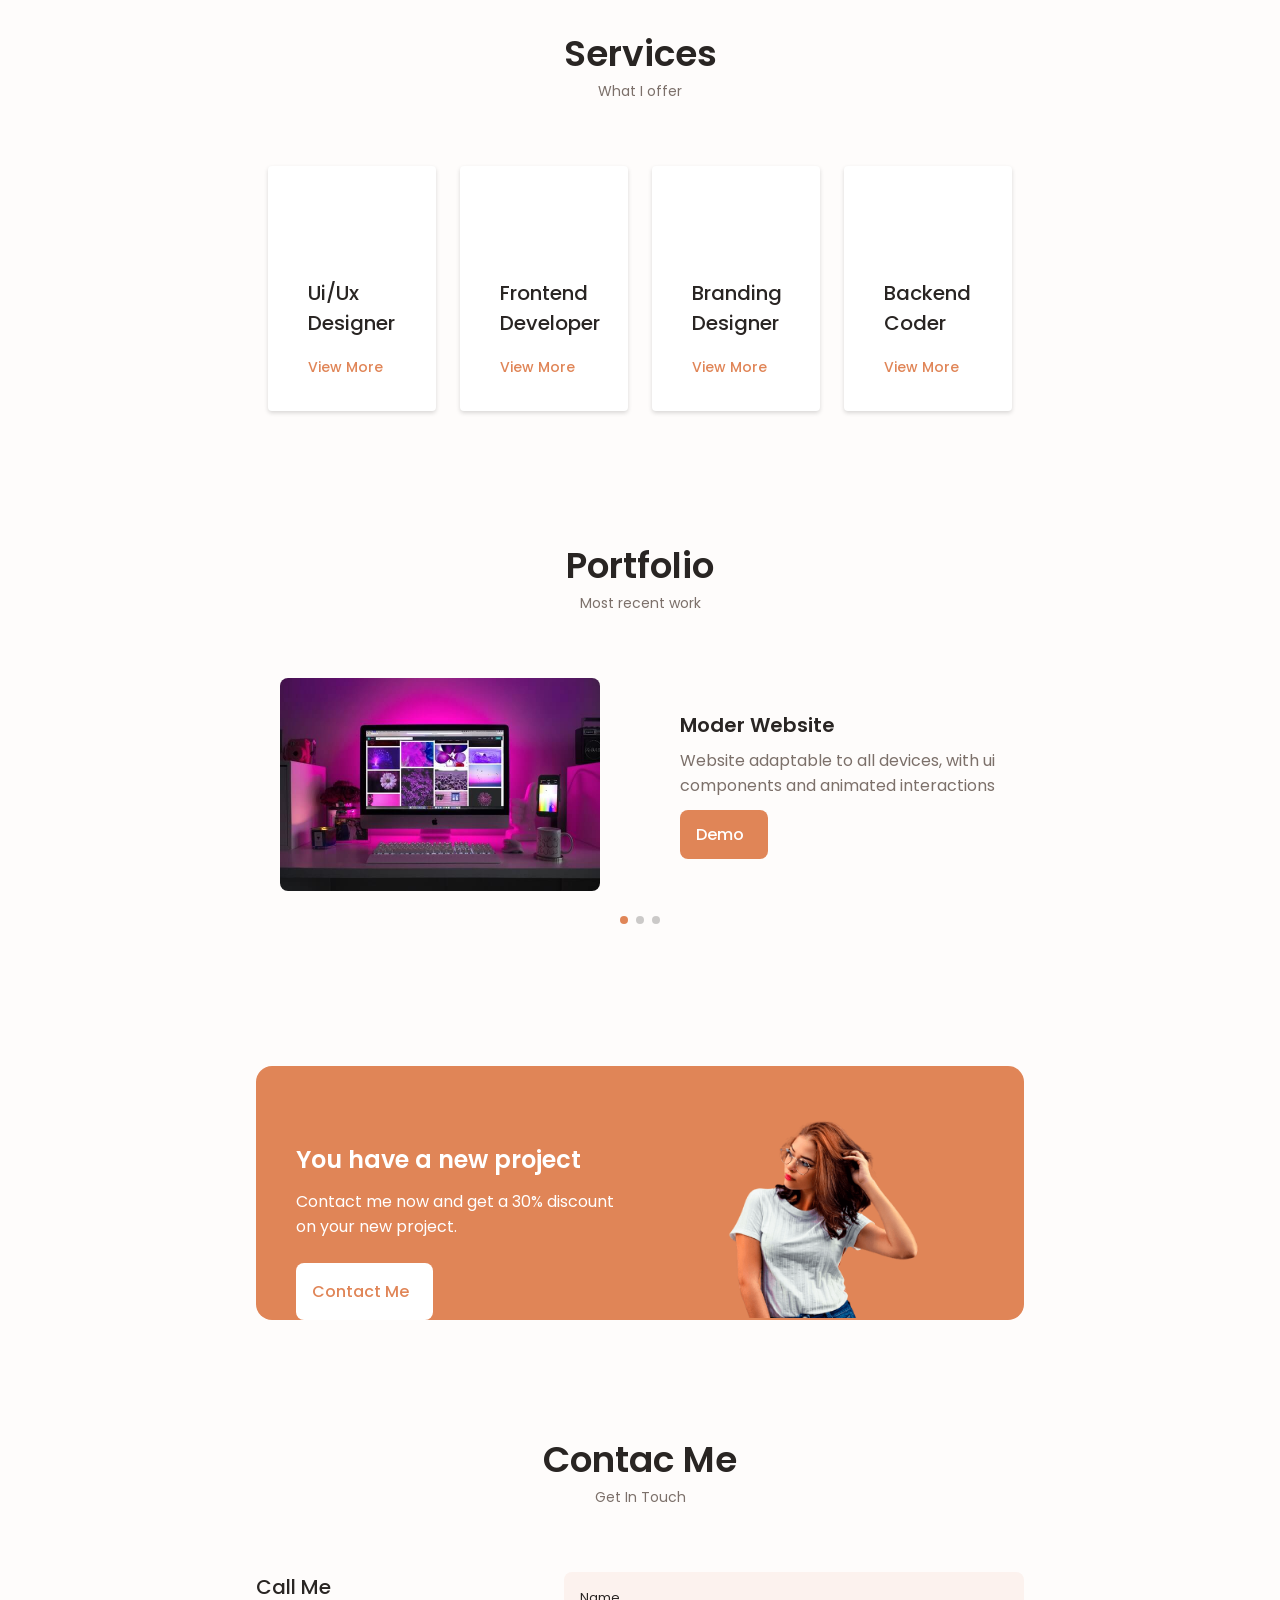
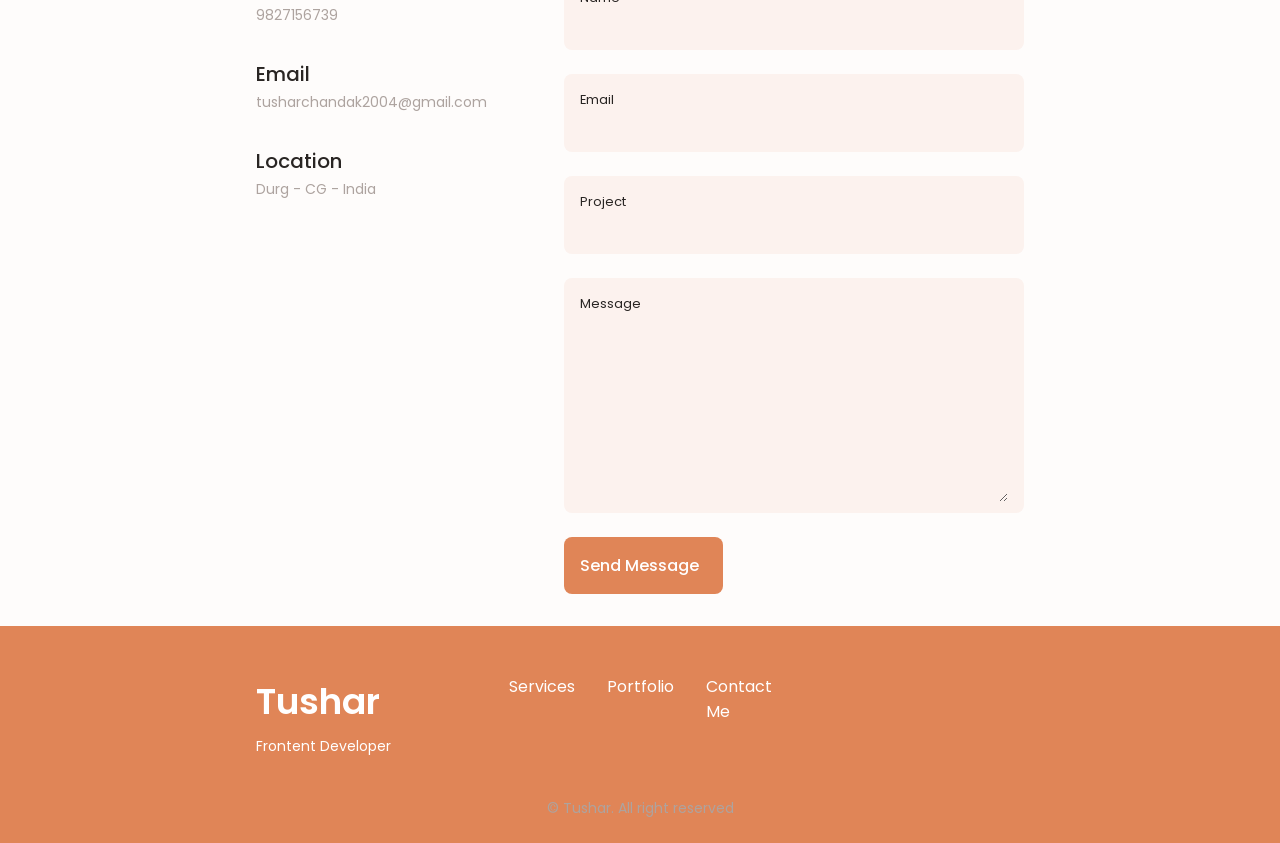
<file: @tushar_portfolio/portfolio.html>
<!DOCTYPE html>
<html lang="en">

<head>
  <meta charset="UTF-8" />
  <meta http-equiv="X-UA-Compatible" content="IE=edge" />
  <meta name="viewport" content="width=device-width, initial-scale=1.0" />

  <!-- unicons -->
  <link rel="stylesheet" href="https://unicons.iconscout.com/release/v4.0.0/css/line.css" />

  <!-- swiper css -->
  <link rel="stylesheet" href="swiper-bundle.min.css">

  <!-- css -->
  <link rel="stylesheet" href="portfolio.css" />

  <title>Portfolio</title>
</head>

<body>
  <!-- header -->
  <header class="header" id="header">
    <nav class="nav container">
      <!-- 1st elemt -->
      <a href="#" class="nav__logo">Tushar</a>

      <!-- =================================================================      -->

      <!-- 2nd element -->
      <div class="nav__menu" id="nav-menu">
        <ul class="nav__list grid">
          <!-- 2.1 element -->
          <li class="nav__item">
            <a href="#home" class="nav_link active-link">
              <i class="uil uil-estate nav__icon"></i> Home
            </a>
          </li>
          <!-- 2.2 element -->
          <li class="nav__item">
            <a href="#about" class="nav_link">
              <i class="uil uil-user-square nav__icon"></i> About
            </a>
          </li>
          <!-- 2.3 element -->
          <li class="nav__item">
            <a href="#skills" class="nav_link">
              <i class="uil uil-file-alt nav__icon"></i> Skills
            </a>
          </li>
          <!-- 2.4 element -->
          <li class="nav__item">
            <a href="#services" class="nav_link">
              <i class="uil uil-briefcase-alt nav__icon"></i> Services
            </a>
          </li>
          <!-- 2.5 element -->
          <li class="nav__item">
            <a href="#portfolio" class="nav_link">
              <i class="uil uil-scenery nav__icon"></i> Portfolio
            </a>
          </li>
          <!-- 2.6 element -->
          <li class="nav__item">
            <a href="#contact" class="nav_link">
              <i class="uil uil-message nav__icon"></i> Contact Me
            </a>
          </li>
        </ul>
        <i class="uil uil-times nav__close" id="nav-close"></i>
      </div>

      <!-- =================================================================      -->

      <!-- 3rd element -->
      <div class="nav__btns">
        <!-- theme change button  -->
        <i class="uil uil-moon change-theme" id="theme-button"></i>

        <div class="nav__toggle" id="nav-toggle">
          <i class="uil uil-apps nav__icon"></i>
        </div>
      </div>
    </nav>
  </header>

  <!-- =================================================================      -->

  <!-- main -->
  <main class="main">
   <!--=========================================HOME============================================-->
    <section class="home section" id="home">
      <div class="home__container container grid">
        <div class="home__content grid">
          <!-- 1st element -->
          <div class="home__social">
            <a href="https://in.linkedin.com/" target="_blank" class="home__social-icon">
              <i class="uil uil-linkedin-alt"></i>
            </a>
            <a href="https://dribbble.com/" target="_blank" class="home__social-icon">
              <i class="uil uil-dribbble"></i>
            </a>
            <a href="https://github.com/" target="_blank" class="home__social-icon">
              <i class="uil uil-github-alt"></i>
            </a>
          </div>

          <!-- 2nd element -->
          <div class="home__img">
            <svg class="home__blob" viewBox="0 0 200 187" xmlns="http://www.w3.org/2000/svg"
              xmlns:xlink="http://www.w3.org/1999/xlink">
              <mask id="mask0" mask-type="alpha">
                <path d="M190.312 36.4879C206.582 62.1187 201.309 102.826 182.328 134.186C163.346 165.547 
                130.807 187.559 100.226 186.353C69.6454 185.297 41.0228 161.023 21.7403 129.362C2.45775 
                97.8511 -7.48481 59.1033 6.67581 34.5279C20.9871 10.1032 59.7028 -0.149132 97.9666 
                0.00163737C136.23 0.303176 174.193 10.857 190.312 36.4879Z" />
              </mask>
              <g mask="url(#mask0)">
                <path d="M190.312 36.4879C206.582 62.1187 201.309 102.826 182.328 134.186C163.346 
                165.547 130.807 187.559 100.226 186.353C69.6454 185.297 41.0228 161.023 21.7403 
                129.362C2.45775 97.8511 -7.48481 59.1033 6.67581 34.5279C20.9871 10.1032 59.7028 
                -0.149132 97.9666 0.00163737C136.23 0.303176 174.193 10.857 190.312 36.4879Z" />
                <image class="home__blob-img" xlink:href="img/perfil.png" />
              </g>
            </svg>
          </div>

          <!-- 3rd element -->
          <div class="home__data">
            <h1 class="home__title">Hi, I'am Tushar</h1>
            <h3 class="home__subtitle">Frontend developer</h3>
            <p class="home__description">High level experience in web design
              and development knowledge, producing quality work.</p>
            <a href="#contact" class="button button--flex">
              Contact Me <i class="uil uil-message button__icon"></i>
            </a>
          </div>
        </div>

        <!-- =================================================================      -->

        <div class="home__scroll">
          <a href="" class="home__scroll-button button--flex">
            <i class="uil uil-mouse-alt home__scroll-mouse"></i>
            <span class="home__scroll-name">Scroll down</span>
            <i class="uil uil-arrow-down home__scroll-arrow"></i>
          </a>
        </div>
      </div>
    </section>

    <!-- ========================================ABOUT========================      -->

    <section class="about section" id="about">
      <h2 class="section__title">About Me</h2>
      <span class="section__subtitle">My Introduction</span>

      <div class="about__container container grid">
        <img src="img\about.jpg" alt="" class="img60">
      </div>

      <div class="about__data">
        <p class="about__description">
          Web developer with extensive knowledge and years of experience
          working in web technologies and Ui/Ux design, delevering qualtiy
          work.
        </p>

        <div class="about__info">
          <div>
            <span class="about__info-title">
              08+
            </span>
            <span class="about__info-name">
              Years <br> Experience
            </span>
          </div>

          <div>
            <span class="about__info-title">
              20+
            </span>
            <span class="about__info-name">
              Completed <br> Projects
            </span>
          </div>

          <div>
            <span class="about__info-title">
              5+
            </span>

            <span class="about__info-name">
              Companies <br> Worked
            </span>
          </div>
        </div>

        <div class="about__button">
          <a download="" href="img\Alexa-Cv.pdf" class="button button--flex">
            Download CV<i class="uil uil-download-alt button__icon"></i>
          </a>
        </div>
      </div>
    </section>

   <!--==========================================SKILLS============================================-->

    <section class="skills section" id="skills">
      <h2 class="section__title">Skills</h2>
      <span class="section__subtitle">My technical level</span>
    
     <div class="skills__container container grid">
      <div>
        <!--====== skill 1 ======-->
        <div class="skills__content skills__open">
          <div class="skills__header">
            <!-- element 1 -->
            <i class="uil uil-brackets-curly skills__icon"></i>
            <!-- element 2 -->
            <div>
              <h1 class="skills__title">Frontend Developer</h1>
              <span class="skills__subtitle">More than 4 years</span>
            </div>
            <!-- element 3 -->
            <i class="uil uil-angle-down skills__arrow"></i>
          </div>

          <div class="skills__list grid">
            <div class="skills__data">
              <div class="skills__title">
                <h3 class="skills__name">HTML</h3>
                <span class="skills_number">90%</span>
              </div>
              <div class="skills_bar">
                <span class="skills__percentage skill__html"></span>
              </div>
            </div>

            <div class="skills__data">
              <div class="skills__title">
                <h3 class="skills__name">CSS</h3>
                <span class="skills_number">80%</span>
              </div>
              <div class="skills_bar">
                <span class="skills__percentage skill__css"></span>
              </div>
            </div>

            <div class="skills__data">
              <div class="skills__title">
                <h3 class="skills__name">JavaScript</h3>
                <span class="skills_number">60%</span>
              </div>
              <div class="skills_bar">
                <span class="skills__percentage skill__js"></span>
              </div>
            </div>

            <div class="skills__data">
              <div class="skills__title">
                <h3 class="skills__name">React</h3>
                <span class="skills_number">85%</span>
              </div>
              <div class="skills_bar">
                <span class="skills__percentage skill__react"></span>
              </div>
            </div>
          </div>
        </div>

        <!-- skill 2 -->
        <div class="skills__content skills__close">
          <div class="skills__header">
              <!-- element 1 -->
              <i class="uil uil-server-network skills__icon"></i>
              <!-- element 2 -->
              <div>
                <h1 class="skills__title">Backend Developer</h1>
                <span class="skills__subtitle">More than 3 years</span>
              </div>
              <!-- element 3 -->
              <i class="uil uil-angle-down skills__arrow"></i>
          </div>

          <div class="skills__list grid">
              <div class="skills__data">
                <div class="skills__title">
                  <h3 class="skills__name">PHP</h3>
                  <span class="skills_number">80%</span>
                </div>
                <div class="skills_bar">
                  <span class="skills__percentage skill__php"></span>
                </div>
              </div>

              <div class="skills__data">
                <div class="skills__title">
                  <h3 class="skills__name">Node Js</h3>
                  <span class="skills_number">70%</span>
                </div>
                <div class="skills_bar">
                  <span class="skills__percentage skill__node"></span>
                </div>
              </div>

              <div class="skills__data">
                <div class="skills__title">
                  <h3 class="skills__name">Firebase</h3>
                  <span class="skills_number">90%</span>
                </div>
                <div class="skills_bar">
                  <span class="skills__percentage skill__firebase"></span>
                </div>
              </div>

              <div class="skills__data">
                <div class="skills__title">
                  <h3 class="skills__name">Python</h3>
                  <span class="skills_number">55%</span>
                </div>
                <div class="skills_bar">
                  <span class="skills__percentage skill__python"></span>
                </div>
              </div>
          </div>
        </div>  

        <!-- skill 3 -->
        <div class="skills__content skills__close">
          <div class="skills__header">
              <i class="uil uil-swatchbook skills__icon"></i>

                <div>
                  <h1 class="skills__title">Designer</h1>
                  <span class="skills__subtitle">More than 5 years</span>
                </div>

              <i class="uil uil-angle-down skills__arrow"></i>
            </div>

            <div class="skills__list grid">
              <div class="skills__data">
                <div class="skills__title">
                    <h3 class="skills__name">Figma</h3>
                    <span class="skills_number">90%</span>
                </div>
                <div class="skills_bar">
                    <span class="skills__percentage skill__figma"></span>
                </div>
              </div>

              <div class="skills__data">
                <div class="skills__title">
                    <h3 class="skills__name">Sktech</h3>
                    <span class="skills_number">85%</span>
                </div>
                <div class="skills_bar">
                    <span class="skills__percentage skill__sktech"></span>
                </div>
              </div>

              <div class="skills__data">
                <div class="skills__title">
                    <h3 class="skills__name">Photoshop</h3>
                    <span class="skills_number">70%</span>
                </div>
                <div class="skills_bar">
                    <span class="skills__percentage skill__photoshop"></span>
                </div>
              </div>
            </div>
        </div>

      </div>
     </div>

    </section>
  
    <!--=========================================QUALIFICATION============================================-->
  
  <section class="qualification section">
      <h2 class="section__title">Qualification</h2>
      <span class="section__subtitle">My personal journey</span>

    <div class="qualification__container container">
      <div class="qualification__tabs">
          <div class="qualification__button button--flex" data-target="#education">
            <i class="uil uil-graduation-cap qualification__scroll-arrow"></i>
            Education
          </div>

          <div class="qualification__button button--flex " data-target="#work">
            <i class="uil uil-briefcase-alt qualification__scroll-arrow"></i>
            Work
          </div>
      </div>

      <div class="qualification__sections">
        <!-- qualification section 1 -->
        <div class="qualification__content qualification__active" data-content id="education">
          <!-- qualification content 1 -->
         <div class="qualification__data">
          <div>
            <h3 class="qualification__title">Computer Enginner</h3>
            <span class="qualification__subtitle">
              Sathyabama - University
            </span>
            <div class="qualification__calendar">
              <i class="uil uil-calendar-alt"></i>
              2020 - 2026
            </div>
          </div>
        
          <div>
            <span class="qualification__rounder"></span>
            <span class="qualification__line"></span>
          </div>
         </div>
          <!-- qualification content 2 -->
         <div class="qualification__data">
          <div></div>

          <div>
            <span class="qualification__rounder"></span>
            <span class="qualification__line"></span>
          </div>

          <div>
            <h3 class="qualification__title">Web Design</h3>
            <span class="qualification__subtitle">
              Spain - Institute
            </span>
            <div class="qualification__calendar">
              <i class="uil uil-calendar-alt"></i>
              2022 - 2026
            </div>
          </div>        
         </div>
          <!-- qualification content 3 -->
         <div class="qualification__data">
          <div>
            <h3 class="qualification__title">Web Development</h3>
            <span class="qualification__subtitle">
              Sathyabama - Institute
            </span>
            <div class="qualification__calendar">
              <i class="uil uil-calendar-alt"></i>
              2020 - 2022
            </div>
          </div>

          <div>
            <span class="qualification__rounder"></span>
            <span class="qualification__line"></span>
          </div>
         </div>
          <!-- qualification content 4 -->
         <div class="qualification__data">
         
          <div></div>

          <div>
            <span class="qualification__rounder"></span>
            <!-- <span class="qualification__line"></span> -->
          </div> 

          <div>
            <h3 class="qualification__title">Master in Ui/Ux</h3>
            <span class="qualification__subtitle">
              Sathyabama - Institute
            </span>
            <div class="qualification__calendar">
              <i class="uil uil-calendar-alt"></i>
              2022 - 2026
            </div>
          </div>
         </div>
        </div>
   
        <!-- qualification section 2 -->
        <div class="qualification__content" data-content id="work">
          <!-- qualification content 1 -->
         <div class="qualification__data">
          <div>
            <h3 class="qualification__title">Microsoft Enginner</h3>
            <span class="qualification__subtitle">
              Microsoft - Chennai
            </span>
            <div class="qualification__calendar">
              <i class="uil uil-calendar-alt"></i>
              2026 - 2028
            </div>
          </div>
        
          <div>
            <span class="qualification__rounder"></span>
            <span class="qualification__line"></span>
          </div>
         </div>
          <!-- qualification content 2 -->
         <div class="qualification__data">
          <div></div>

          <div>
            <span class="qualification__rounder"></span>
            <span class="qualification__line"></span>
          </div>

          <div>
            <h3 class="qualification__title">Frontend Developer</h3>
            <span class="qualification__subtitle">
              Apple Inc - Spain
            </span>
            <div class="qualification__calendar">
              <i class="uil uil-calendar-alt"></i>
              2023 - 2027
            </div>
          </div>        
         </div>
          <!-- qualification content 3 -->
         <div class="qualification__data">
          <div>
            <h3 class="qualification__title">Ui Designer</h3>
            <span class="qualification__subtitle">
              Figma - Spain
            </span>
            <div class="qualification__calendar">
              <i class="uil uil-calendar-alt"></i>
              2024 - 2026
            </div>
          </div>

          <div>
            <span class="qualification__rounder"></span>
            <!-- <span class="qualification__line"></span> -->
          </div>
         </div>
          
        </div>  
      </div>  
    </div>
  </section> 

  <!--==========================================SERVICES============================================-->

   <section class="services section" id="services">
    <h2 class="section__title">Services</h2>
    <span class="section__subtitle">What I offer</span>

    <div class="services__container container grid">
      <!-- service 1 -->
      <div class="services__content">
        <div>
          <i class="uil uil-web-grid services__icon"></i>
          <h3 class="services__title">Ui/Ux <br> Designer</h3>
        </div>

      <span class="button button--flex button--small button--link services__button">
        View More
        <i class="uil uil-arrow-right button__icon"></i>
      </span> 
      
      <div class="services__modal">
        <div class="services__modal-content">
          <h4 class="services__modal-title">Ui/Ux <br> Designer</h4>
          <i class="uil uil-times services__modal-close"></i>

          <ul class="services__modal-services grid">

            <li class="services__modal-service">
              <i class="uil uil-check-circle services__modal-icon"></i>
              <p>I develop the user interface</p>
            </li>
            <li class="services__modal-service">
              <i class="uil uil-check-circle services__modal-icon"></i>
              <p>Web page development</p>
            </li>
            <li class="services__modal-service">
              <i class="uil uil-check-circle services__modal-icon"></i>
              <p>I create ux element interactions</p>
            </li>
            <li class="services__modal-service">
              <i class="uil uil-check-circle services__modal-icon"></i>
              <p>I position your company brand</p>
            </li>

          </ul>
        </div>
      </div>
      </div>

      <!-- service 2 -->
      <div class="services__content">
        <div>
          <i class="uil uil-arrow services__icon"></i>
          <h3 class="services__title">Frontend <br> Developer</h3>
        </div>

      <span class="button button--flex button--small button--link services__button">
        View More
        <i class="uil uil-arrow-right button__icon"></i>
      </span> 
      
      <div class="services__modal">
        <div class="services__modal-content">
          <h4 class="services__modal-title">Frontend <br> Developer</h4>
          <i class="uil uil-times services__modal-close"></i>

          <ul class="services__modal-services grid">

            <li class="services__modal-service">
              <i class="uil uil-check-circle services__modal-icon"></i>
              <p>I develop the user interface</p>
            </li>
            <li class="services__modal-service">
              <i class="uil uil-check-circle services__modal-icon"></i>
              <p>Web page development</p>
            </li>
            <li class="services__modal-service">
              <i class="uil uil-check-circle services__modal-icon"></i>
              <p>I create ux element interactions</p>
            </li>
            <li class="services__modal-service">
              <i class="uil uil-check-circle services__modal-icon"></i>
              <p>I position your company brand</p>
            </li>

          </ul>
        </div>
      </div>
      </div>
      
      <!-- service 3 -->
      <div class="services__content">
        <div>
          <i class="uil uil-pen services__icon"></i>
          <h3 class="services__title">Branding <br> Designer</h3>
        </div>

      <span class="button button--flex button--small button--link services__button">
        View More
        <i class="uil uil-arrow-right button__icon"></i>
      </span> 
      
      <div class="services__modal">
        <div class="services__modal-content">
          <h4 class="services__modal-title">Branding <br> Designer</h4>
          <i class="uil uil-times services__modal-close"></i>

          <ul class="services__modal-services grid">

            <li class="services__modal-service">
              <i class="uil uil-check-circle services__modal-icon"></i>
              <p>I develop the user interface</p>
            </li>
            <li class="services__modal-service">
              <i class="uil uil-check-circle services__modal-icon"></i>
              <p>Web page development</p>
            </li>
            <li class="services__modal-service">
              <i class="uil uil-check-circle services__modal-icon"></i>
              <p>I create ux element interactions</p>
            </li>
            <li class="services__modal-service">
              <i class="uil uil-check-circle services__modal-icon"></i>
              <p>I position your company brand</p>
            </li>

          </ul>
        </div>
      </div>
      </div>  
      
      <!-- service 4 -->
      <div class="services__content">
        <div>
          <i class="uil uil-server-network services__icon"></i>
          <h3 class="services__title">Backend <br> Coder</h3>
        </div>

      <span class="button button--flex button--small button--link services__button">
        View More
        <i class="uil uil-arrow-right button__icon"></i>
      </span> 
      
      <div class="services__modal">
        <div class="services__modal-content">
          <h4 class="services__modal-title">Backend <br> Coder</h4>
          <i class="uil uil-times services__modal-close"></i>

          <ul class="services__modal-services grid">

            <li class="services__modal-service">
              <i class="uil uil-check-circle services__modal-icon"></i>
              <p>I develop the user interface</p>
            </li>
            <li class="services__modal-service">
              <i class="uil uil-check-circle services__modal-icon"></i>
              <p>Web page development</p>
            </li>
            <li class="services__modal-service">
              <i class="uil uil-check-circle services__modal-icon"></i>
              <p>I create ux element interactions</p>
            </li>
            <li class="services__modal-service">
              <i class="uil uil-check-circle services__modal-icon"></i>
              <p>I position your company brand</p>
            </li>

          </ul>
        </div>
      </div>
      </div> 
      
    </div>
   </section>

  <!--==========================================PORTFOLIO============================================-->
   
  <section class="portfolio section" id="portfolio">
    <h2 class="section__title">Portfolio</h2>
    <span class="section__subtitle">Most recent work</span>

    <div class="portfolio__container container swiper">
      <div class="swiper-wrapper">
        <!-- portfolio 1 -->
        <div class="portfolio__content grid swiper-slide">
          <img src="img\portfolio1.jpg" alt="" class="portfolio__img">

          <div class="portfolio__data">
            <h3 class="portfolio__title">Moder Website</h3>
            <p class="portfolio__description">Website adaptable to all devices,
               with ui components and animated interactions</p>
            <a href="#" class="button button--flex button--small portfolio__button">
              Demo
              <i class="uil uil-arrow-right button__icon"></i>
            </a> 
          </div>
        </div> 

        <!-- portfolio 2 -->
        <div class="portfolio__content grid swiper-slide">
          <img src="img\portfolio1.jpg" alt="" class="portfolio__img">

          <div class="portfolio__data">
            <h3 class="portfolio__title">Brand Design</h3>
            <p class="portfolio__description">Website adaptable to all devices,
               with ui components and animated interactions</p>
            <a href="#" class="button button--flex button--small portfolio__button">
              Demo
              <i class="uil uil-arrow-right button__icon"></i>
            </a> 
          </div>
        </div>

        <!-- portfolio 3 -->
        <div class="portfolio__content grid swiper-slide">
           <img src="img\portfolio1.jpg" alt="" class="portfolio__img">

          <div class="portfolio__data">
            <h3 class="portfolio__title">Online Store</h3>
            <p class="portfolio__description">Website adaptable to all devices,
               with ui components and animated interactions</p>
            <a href="#" class="button button--flex button--small portfolio__button">
              Demo
              <i class="uil uil-arrow-right button__icon"></i>
            </a> 
          </div>
        </div>
      </div>

      <!-- Add Arrows -->
      <div class="swiper-button-next">
        <i class="uil uil-angle-right-b swiper-portfolio-icon"></i>
      </div>
      <div class="swiper-button-prev">
        <i class="uil uil-angle-left-b swiper-portfolio-icon"></i>
      </div>

      <!-- Add Pagination -->
      <div class="swiper-pagination"></div>
    </div>
  </section>

<!--==========================================PROJECT IN MIND============================================-->
<section class="project section">
  <div class="project__bg">
    <div class="project__container container grid">
      <div class="project__data">
        <h2 class="project__title">You have a new project</h2>
        <p class="project__description">Contact me now and get a 30% discount
           on your new project.</p>
        <a href="#contact" class="project__button button button--flex button--white">
          Contact Me
          <i class="uil uil-message project__icon button__icon"></i>
        </a>   
      </div>
      <img src="img\project.png" alt="" class="img60">
    </div>
  </div>
</section>


<!--==========================================CONTACT ME============================================-->

<section class="contact section" id="contact">
   <h2 class="section__title">Contac Me</h2>
   <span class="section__subtitle">Get In Touch</span>

   <div class="section__container container grid">
    <div>
      <div class="contact__information">
        <i class="uil uil-phone contact__icon"></i>

        <div>
          <h3 class="contact__title">Call Me</h3>
          <span class="contact__subtitle">9827156739</span>
        </div>        
      </div>

      <div class="contact__information">
        <i class="uil uil-envelope contact__icon"></i>

        <div>
          <h3 class="contact__title">Email</h3>
          <span class="contact__subtitle">tusharchandak2004@gmail.com</span>
        </div> 
      </div>

      <div class="contact__information">
        <i class="uil uil-map-marker contact__icon"></i>

        <div>
          <h3 class="contact__title">Location</h3>
          <span class="contact__subtitle">Durg - CG - India</span>
        </div>  
      </div>
    </div>
    
    <form action="" class="contact__form grid">
      <div class="contact__inout grid">
        <div class="contact__content">
          <label for="" class="contact__label">Name</label>
          <input type="text" class="contact__input">
        </div>
        <div class="contact__content">
          <label for="" class="contact__label">Email</label>
          <input type="email" class="contact__input">
        </div>
      </div>
      <div class="contact__content">
        <label for="" class="contact__label">Project</label>
        <input type="text" class="contact__input">
      </div>
      <div class="contact__content">
        <label for="" class="contact__label">Message</label>
        <textarea name="" id="" cols="0" rows="7" class="contact__input"></textarea>
      </div>

      <div>
        <a href="#" class="contact__button button button--flex">
          Send Message
          <i class="uil uil-message button__icon contact__icon2"></i>
        </a>
        
      </div>
    </form>

   </div>
</section>
 
</main>

<!-- footer -->

<footer class="footer">
  <div class="footer__bg">
    <div class="footer__container container grid">
      <div>
        <h1 class="footer__title">Tushar</h1>
        <span class="footer__subtitle">Frontent Developer</span>
      </div>

      <ul class="footer__links">
        <li>
          <a href="#service" class="footer__link">Services</a>
        </li>
        
        <li>
          <a href="#portfolio" class="footer__link">Portfolio</a>
        </li>

        <li>
          <a href="#contact" class="footer__link">Contact Me</a>
        </li> 
      </ul>

      <div class="footer__socials">

        <a href="https://www.facebook.com/" target="_blank" class="footer__social">
          <i class="uil uil-facebook-f"></i>
        </a>

        <a href="https://www.instagram.com/"  target="_blank" class="footer__social">
          <i class="uil uil-instagram"></i>
        </a>

        <a href="https://twitter.com/"  target="_blank" class="footer__social">
          <i class="uil uil-twitter-alt"></i>
        </a>

      </div>
    </div>

    <p class="footer__copy">&#169; Tushar. All right reserved</p>
  </div>
</footer>

<!-- scroll top -->

<a href="" class="scrollup" id="scroll-up">
  <i class="uil uil-arrow-up scrollup__icon"></i>
</a>

<!-- swiper js -->

<script src="swiper-bundle.min.js"></script>


<!-- main js -->

<script src="portfolio.js"></script>
</body>

</html>
</file>
<file: portfolio.css>
/* google fonts */
/* font-family: 'Poppins', sans-serif;
font-family: 'Shantell Sans', cursive; */
@import url("https://fonts.googleapis.com/css2?family=Poppins:wght@400;500;600&family=Shantell+Sans&display=swap");

/* variable css */
:root {
  --header-height: 3rem;

  /* colors */
  --hue-color: 20;

  /* hsl color mode */
  --first-color: hsl(var(--hue-color), 69%, 61%);
  --first-color-second: hsl(var(--hue-color), 69%, 61%);
  --first-color-alt: hsl(var(--hue-color), 57%, 53%);
  --first-color-lighter: hsl(var(--hue-color), 92%, 85%);
  --title-color: hsl(var(--hue-color), 8%, 15%);
  --text-color: hsl(var(--hue-color), 8%, 45%);
  --text-color-light: hsl(var(--hue-color), 8%, 65%);
  --input-color: hsl(var(--hue-color), 70%, 96%);
  --body-color: hsl(var(--hue-color), 60%, 99%);
  --container-color: #fff;
  --scroll-bar-color: hsl(var(--hue-color), 12%, 90%);
  --scroll-thumb-color: hsl(var(--hue-color), 12%, 80%);

  /* font and typography */
  --body-font: "Poppins", sans-serif;

  /* .5rem = 8px, .1rem = 16px, 1.5rem = 24px */
  --big-font-size: 2rem;
  --h1-font-size: 1.5rem;
  --h2-font-size: 1.25rem;
  --h3-font-size: 1.125rem;
  --normal-font-size: 0.94rem;
  --small-font-size: 0.81rem;
  --smaller-font-size: 0.74rem;

  /* font weight */
  --font-medium: 500;
  --font-semi-bold: 600;

  /* margin bottom */
  /* .23rem = 4px, .5rem = 8px, .75rem = 12px */
  --mb-0-25: 0.25rem;
  --mb-0-5: 0.5rem;
  --mb-0-75: 0.75rem;
  --mb-1: 1rem;
  --mb-1-5: 1.5rem;
  --mb-2: 2rem;
  --mb-2-5: 2.5rem;
  --mb-3: 3rem;

  /* z index */
  --z-tooltip: 10;
  --z-fixed: 100;
  --z-modal: 1000;
}

/* font size for large devices */
@media screen and (min-width: 968px){
  :root {
    --big-font-size: 3rem;
    --h1-font-size: 2.25rem;
    --h2-font-size: 1.5rem;
    --h3-font-size: 1.25rem;
    --normal-font-size: 1rem;
    --small-font-size: 0.875rem;
    --smaller-font-size: 0.81rem;
  }
}

/* variables dark theme */
body.dark-theme{
  /* hsl color mode */
  
  --first-color-second: hsl(var(--hue-color), 30%, 8%);
  --title-color: hsl(var(--hue-color), 8%, 95%);
  --text-color: hsl(var(--hue-color), 8%, 75%);
  --input-color: hsl(var(--hue-color), 29%, 16%);
  --body-color: hsl(var(--hue-color), 28%, 12%);
  --container-color: hsl(var(--hue-color), 29%, 16%);
}

/* button dark/light */
.nav__btns{
  display: flex;
  align-items: center;
}

.change-theme{
  font-size: 1.25rem;
  color: var(--title-color);
  margin-right: var(--mb-1);
  cursor: pointer;
}

.change-theme:hover{
  color: var(--first-color) ;
}


/* base */
* {
  box-sizing: border-box;
  padding: 0;
  margin: 0;
}

html {
  scroll-behavior: smooth;
}

body {
  margin: 0 0 var(--header-height) 0;
  font-family: var(--body-font);
  font-size: var(--normal-font-size);
  background-color: var(--body-color);
  color: var(--text-color);
}

h1,
h2,
h3,
h4 {
  color: var(--title-color);
  font-weight: var(--font-semi-bold);
}

ul {
  list-style: none;
}

a {
  text-decoration: none;
}

img {
  max-width: 100%;
  height: auto;
}

/* reusable css classes */
.section {
  padding: 2rem 0 4rem;
}

.section__title {
  font-size: var(--h1-font-size);
}

.section__subtitle {
  display: block;
  font-size: var(--small-font-size);
  margin-bottom: var(--mb-3);
}

.section__title,
.section__subtitle {
  text-align: center;
}

/* layout */
.container {
  max-width: 768px;
  margin-left: var(--mb-1-5);
  margin-right: var(--mb-1-5);
}

.grid {
  display: grid;
  gap: 1.5rem;
}

.header {
  width: 100%;
  position: fixed;
  bottom: 0;
  left: 0;
  z-index: var(--z-fixed);
  background-color: var(--body-color);
}

/* nav */
.nav {
  max-width: 968px;
  height: var(--header-height);
  display: flex;
  justify-content: space-between;
  align-items: center;
}

.nav__toggle,
.nav__logo {
  color: var(--title-color);
  font-weight: var(--font-medium);
}

.nav__logo:hover {
  color: var(--first-color);
}

.nav__toggle {
  font-size: 1.1rem;
  cursor: pointer;
}

.nav__toggle:hover {
  color: var(--first-color);
}

@media screen and (max-width: 768px) {
  .nav__menu {
    position: fixed;
    bottom: -100%;
    left: 0;
    width: 100%;
    background-color: var(--body-color);
    padding: 2rem 1.5rem 4rem;
    box-shadow: 0 -1px 4px rgba(0, 0, 0, 0.15);
    border-radius: 1.5rem 1.5rem 0, 0;
    transition: 0.3s;
  }
}

.nav__list {
  grid-template-columns: repeat(3, 1fr);
  gap: 2rem;
}

.nav_link {
  display: flex;
  flex-direction: column;
  align-items: center;
  font-size: var(--small-font-size);
  color: var(--title-color);
  font-weight: var(--font-medium);
}

.nav_link:hover {
  color: var(--first-color);
}

.nav__icon {
  font-size: 1.2rem;
}

.nav__close {
  position: absolute;
  right: 1.3rem;
  bottom: 0.5rem;
  font-size: 1.5rem;
  cursor: pointer;
  color: var(--title-color);
}

.nav__close:hover {
  color: var(--first-color-alt);
}
/* show menu */
.show-menu {
  bottom: 0;
}
.trans {
  transition: 0.5s;
}

/* active link */
.active-link{
  color: var(--first-color)
}

/* change background header */
.scroll-header{
  box-shadow: 0 -1px 4px rgba(0, 0, 0, 0.15);
}

/* HOME */
.home__container{
  gap: 1rem;
  padding-top: 5.5rem;
  align-items: center;
}

.home__content{
  grid-template-columns: .5fr 3fr;
}  

.home__social{
  display: grid;
  grid-template-columns: max-content;
  row-gap: 1rem;
}

.home__social-icon{
  font-size: 1.25rem;
  color: var(--first-color);
}

.home__social-icon:hover{
  color: var(--title-color);
}

.home__blob{
  width: 200px;
  fill: var(--first-color);
}

.home__blob-img{
  width: 190px
}

.home__data{
  grid-column: 1/3;
}

.home__title{
  font-size: var(--big-font-size);
}

.home__subtitle{
 font-size: var(--h3-font-size);
 color: var(--text-color);
 font-weight: var(--font-medium);
 margin-bottom: var(--mb-0-75);
}

.home__description{
  margin-bottom: var(--mb-2);
}

.home__scroll{
  display: none;
}
.home__scroll-button{
  color: var(--first-color);
  transition: 0.3s;
}

.home__scroll-button:hover{
  transform: translateY(.25rem);
}

.home__scroll-mouse{
  font-size: 2rem;
}

.home__scroll-name{
  font-size: var(--small-font-size);
  color: var(--title-color);
  font-weight: var(--font-medium);
  margin-right: var(--mb-0-25);
}

.home__scroll-arrow{
  font-size: 1.25rem;
}


/* buttons */
.button{
  display: inline-block;
  background-color: var(--first-color);
  color: #fff;
  padding: 1rem;
  border-radius: .5rem;
  font-weight: var(--font-medium);
}

.button:hover{
  background-color: var(--first-color-alt)
}
.button__icon{
  font-size: 1.23rem;
  margin-left: var(--mb-0-5);
  transition: 0.3s;
}

.button--flex{
  display: inline-flex;
  align-items: center;
}

.button--white{
  background-color: #fff;
  color: var(--first-color);
}
.button--white:hover{
  background-color: #fff;
}

.button--small{
  padding: .75rem 1rem;
}

.button--link{
  padding: 0;
  background-color: transparent;
  color: var(--first-color);
}
.button--link:hover{
  background-color: transparent;
  color: var(--first-color-alt);
}

/* About */

.about__img{
  width: 180px;
  border-radius: .5rem;
  justify-self: center;
  align-self: center;
}

.about__description{
  margin: 25px;
  text-align: center;
  margin-bottom: var(--mb-2-5);
}

.about__info{
  display: flex;
  justify-content: space-evenly;
  margin-bottom: var(--mb-2-5);
}

.about__info-title{
  font-size: var(--h2-font-size);
  font-weight: var(--font-semi-bold);
  color: var(--title-color)
}

.about__info-name{
  font-size: var(--smaller-font-size);
}

.about__info-title,
.about__info-name{
  display: block;
  text-align: center;
} 

.about__button{
  display: flex;
  justify-content: center;
}

/* Skill */

.skills{
  margin : 30px;
}

.skills__container{
   row-gap: 0;
}

.skills__header{
  display: flex;
  align-items: center;
  margin-bottom: var(--mb-2-5);
  margin-top: var(--mb-2-5);
  cursor: pointer;
}

.skills__icon,
.skills__arrow{
  font-size: 2rem;
  color: var(--first-color);
}

.skills__icon{
  margin-right: var(--mb-0-75);
}

.skills__title{
  font-size: var(--h3-font-size);
  display: flex;
  justify-content: space-between;
  margin-bottom: var(--mb-0-5);

}

.skills_subtitle{
  font-size: var(--small-font-size);
  color: var(--text-color-light);
}   

.skills__arrow{
  margin-left: auto;
  transition: .4s;
}

.skills__name{
    font-size: var(--normal-font-size);
    font-weight: var(--font-medium);
}

.skills_bar,
.skills__percentage{
  height: 5px;
  border-radius: .25rem;
}

.skills_bar{
  background-color: var(--first-color-lighter);
}

.skills__percentage{
  display: block;
  background-color: var(--first-color);
}

.skills__list{
  row-gap: 1.5rem;
  padding-left: 2.7rem;
}

/* making flow */
.skill__html{
  width: 90%;
}

.skill__css{
  width: 80%;
}

.skill__js{
  width: 60%;
}

.skill__react{
  width: 85%;
}

.skill__php{
  width: 80%;
}

.skill__node{
  width: 70%;
}

.skill__firebase{
  width: 90%;
}

.skill__python{
  width: 55%;
}

.skill__figma{
  width: 90%;
}

.skill__sktech{
  width: 85%;
}

.skill__photoshop{
  width: 70%;
}

/* visibility */
.skills__open,
.skills__close{
  transition: 1s;
}

.skills__close .skills__list{
  height: 0;
  overflow: hidden;
}

.skills__open .skills_list{
  height: max-content;
  margin-bottom: var(--mb-2-5);
}

.skills__open .skills__arrow{
  transform: rotate(-180deg);
}

/* Qualification */

.qualification__tabs{
  display: flex;
  justify-content: space-evenly;
  margin-bottom: var(--mb-2);
}

.qualification__button{
  font-size: var(--h2-font-size);
  cursor: pointer;  
}

.qualification__button:hover{
  color: var(--first-color);
}

.qualification__icon{
  font-size: 1.8rem;
  margin-right: var(--mb-0-25) ;
}

.qualification__data{
  display: grid;
  grid-template-columns: 1fr max-content 1fr;
  column-gap: 1.5rem;
}

.qualification__title{
  font-size: var(--normal-font-size);
  font-weight: var(--font-medium);
}

.qualification__subtitle{
  display: inline-block;
  font-size: var(--small-font-size);
  margin-bottom: var(--mb-1);
}

.qualification__calendar{
  font-size: var(--small-font-size);
  color: var(--text-color-light);
}

.qualification__rounder{
  display: inline-block;
  width: 13px;
  height: 13px;
  background-color: var(--first-color);
  border-radius: 50%;
}

.qualification__line{
  display: block;
  width: 1px;
  height: 100%;
  background-color: var(--first-color);
  transform: translate(6px, -7px);
}

.qualification [data-content]{
  transition: 0.7s;
  display: none;
}

.qualification__active[data-content]{
  transition: 0.7s;
  display: block;
}

.qualification__button.qualification__active{
  color: var(--first-color);
}

/* Service */
.services{
  margin: 5px;
}

.services__container{
  gap: 1.5rem;
  grid-template-columns: repeat(2, 1fr);
}

.services__content{
  position: relative;
  background-color: var(--container-color);
  padding: 3.5rem .5rem 1.25rem 1.5rem;
  border-radius: .25rem;
  box-shadow: 0 2px 4px rgba(0, 0, 0, 0.15);
  transition: .3s;
}

.services__content:hover{
  box-shadow: 0 4px 8px rgba(0, 0, 0, 0.15);
}

.services__icon{
  display: block;
  font-size: 1.5rem;
  color: var(--first-color);
  margin-bottom: var(--mb-1);
}

.services__title{
  font-size: var(--h3-font-size);
  margin-bottom: var(--mb-1);
  font-weight: var(--font-medium);
}

.services__button{
  cursor: pointer;
  font-size: var(--small-font-size);
}

.services__button:hover .button__icon{
   transform: translateX(.25rem);
 }

.services__modal{
  position: fixed;
  top: 0;
  left: 0;
  right: 0;
  bottom: 0;
  background-color: rgba(0, 0, 0, 0.5);
  display: flex;
  align-items: center;
  justify-content: center;
  padding: 0 1rem;
  z-index: var(--z-modal);
  opacity: 0;
  visibility: hidden;
  transition: .3s;
} 

.services__modal-content{
  position: relative;
  background-color: var(--container-color);
  padding: 1.5rem;
  border-radius: .5rem;
}

.services__modal-services{
  row-gap: 1rem;
}

.services__modal-service{
  display: flex;
}

.services__modal-title{
  font-size: var(--h3-font-size);
  font-weight: var(--font-medium);
  margin-bottom: var(--mb-1-5);
}

.services__modal-close{
  position: absolute;
  top: 1rem;
  right: 1rem;
  font-size: 1.5rem;
  color: var(--first-color);
}

.services__modal-icon{
  color: var(--first-color);
  margin-right: var(--mb-0-25);
}

/* ACTIVE modal */
.active-modal{
  opacity: 1;
  visibility: visible;
}

/* portfolio */

.portfolio{
  margin: 15px;
}

.portfolio__container{
  overflow: initial;
}

.portfolio__content{
  padding: 0 1.5rem;
}

.portfolio__img{
  width: 265px;
  border-radius: .5rem;
  justify-self: center;
} 

.portfolio__title{
  font-size: var(--h3-font-size);
  margin-bottom: var(--mb-0-5);
}

.portfolio__description{
  margin-bottom: var(--mb-0-75);
}

.portfolio__button:hover .button__icon{
  transform: translateX(.25rem);
}


.swiper-button-prev::after,
.swiper-button-next::after{
  content: '';
}

.swiper-portfolio-icon{
  font-size: 2rem;
  color: var(--first-color);
}

.swiper-button-prev{
  left: -.5rem;
}

.swiper-button-next{
  right: -.5rem;
}

.swiper-horizontal > .swiper-pagination-bullets{
  bottom: -2.5rem;
}

.swiper-pagination-bullet-active{
  background-color: var(--first-color); 
}

/* Project in mind */

.project{
  text-align: center;
}

.project__bg {
  background-color: var(--first-color-second);
  padding-top: 3rem;  
}

.project__title{
  font-size: var(--h2-font-size);
  margin-bottom: var(--mb-0-75);
}

.project__description{
  margin-bottom: var(--mb-1-5);
}

.project__title,
.project__description{
  color: #fff;
}

.project__img{
  width: 232px;
  justify-self: center;
}

.project__button:hover{
  box-shadow: 0 4px 8px rgba(0, 0, 0, 0.15);
}

.project__button:hover .project__icon{
  transform: translateX(.25rem);
}

/* Contact Me  */

.contact__container{
  row-gap: 3rem;
}

.contact__information{
  display: flex;
  margin-bottom: var(--mb-2);
}

.contact__icon{
  font-size: 2rem;
  color: var(--first-color);
}

.contact__title{
  font-size: var(--h3-font-size);
  font-weight: var(--font-medium);
}

.contact__subtitle{
  font-size: var(--small-font-size);
  color: var(--text-color-light);
}

.contact__content{
  background-color: var(--input-color);
  border-radius: .5rem;
  padding: .75rem 1rem .25rem;
}

.contact__label{
  font-size: var(--smaller-font-size);
  color: var(--title-color);
}

.contact__input{
  width: 100%;
  background-color: var(--input-color);
  color: var(--text-color);
  font-family: var(--body-font);
  font-size: var(--normal-font-size);
  border: none;
  outline: none;
  padding: .25rem .5rem .5rem 0;
} 

.contact__button:hover .contact__icon2{
  transform: translateX(.25rem);
}

/* Footer */

.footer__container{
  row-gap: 3.5rem;
}

.footer__bg{
  background-color: var(--first-color-second);
  padding: 2rem 0 3rem;
}

.footer__title{
  font-size: var(--h1-font-size);
  margin-bottom: var(--mb-0-25);
}

.footer__subtitle{
  font-size: var(--small-font-size);
}

.footer__links{
  display: flex;
  flex-direction: column;
  row-gap: 1.5rem;
}

.footer__link:hover{
  color: var(--first-color-lighter);
}

.footer__social{
  font-size: 1.25rem;
  margin-right: var(--mb-1-5);
}

.footer__social:hover{
  color: var(--first-color-lighter);
}

.footer__copy{
  font-size: var(--small-font-size);
  text-align: center;
  color: var(--text-color-light);
  margin-top: var(--mb-3);
}

.footer__title,
.footer__subtitle,
.footer__link,
.footer__social{
  color:#fff;
}

/* Scroll Up  */
.scrollup{
  position: fixed;
  right: 1rem;
  bottom: -20%;
  background-color: var(--first-color);
  opacity: .8;
  padding: 0 .3rem;
  border-radius: .4rem;
  z-index: var(--z-tooltip);
  transition: 0.4s;
}

.scrollup:hover{
  background-color: var(--first-color-alt);
}

.scrollup__icon{
  font-size: 1.4rem;
  color: #fff;
}

/* show scroll */

.show-scroll{
  bottom: 2rem;
}

/* scroll bar  */
::-webkit-scrollbar{
  width: .60rem;
  background-color: var(--scroll-bar-color);
  border-radius: .5rem;
}

::-webkit-scrollbar-thumb{
  background-color: var(--scroll-bar-color);
  border-radius: .5rem;
}

::-webkit-scrollbar-thumb:hover{
  background-color: var(--text-color-light);
}

/* media queries  */
/* for small devices */
@media screen and (max-width: 350px)
{
  .container{
    margin-left: var(--mb-1);
    margin-right: var(--mb-1);
  }

  .nav__menu{
    padding: 2rem .25rem 4rem;
  }
  .nav__list{
    column-gap: 0;
  }

  .home__content{
    grid-template-columns: .25fr 3fr; 
  }
  .home__blob{
    width: 180px; 
  }

  .skills__title{
    font-size: var(--normal-font-size);
  }

  .qualification__data{
    gap: .5rem;
  }

  .services__container{
    grid-template-columns: max-content;
    justify-content: center;
  }
  .services__content{
    padding-right: 4.5rem;
  }
  .services__modal{
    padding: 0 .5rem;
  }

  .project__img{
    width: 200px;
  }

}

/* for medium devices */
@media screen and (min-width: 568px){
  .home__content{
    grid-template-columns: max-content 1fr 1fr;
  }
  .home__data{
    grid-column: intial;
  }

  .portfolio__content,
  .project__container,
  .section__container,
  .footer__container{
    grid-template-columns: repeat(2,1fr) ;
  }
  
  .qualification__sections{
    display: grid;
    grid-template-columns: .6fr;
    justify-content: center;
  }
}

/* for medium devices */
@media screen and (min-width: 768px){
  .container{
    margin-left: auto;
    margin-right: auto;
  }

  body{
    margin: 0;
  }

  .section{
    padding: 5rem 0 2rem;
  }

  .section__subtitle{
    margin-bottom: 4rem;
  }

  .header{
    top:0;
    bottom: initial;
  }

  .header,
  .main,
  .footer__container{
    padding: 0 1rem;
  }

  .nav{
    height: calc(var(--header-height) + 1.5rem);
    column-gap: 1rem;
  }
  
  .nav__icon,
  .nav__close,
  .nav__toggle{
    display: none;
  }
  .nav__list{
    display: flex;
    column-gap: 2rem;
  }
  .nav__menu{
    margin-left: auto;
  }

  .change-theme{
    margin: 0;
  }
  
  .home__container{
    row-gap: 5rem;
  }

  .home__content{
    /* padding-top: 5.5rem;  */
    column-gap: 2rem;
  }

  .home__blob{
    width: 270px;
  }

  .home__scroll{
    display: block;
  }
  .home__scroll-button{
    margin-left: 3rem;
  }

  .about__container{
    column-gap: 5rem;
  }
  .about__img{
    width: 350px;  
  }
  
  
  .services__container{
    grid-template-columns: repeat(4,168px);
    justify-content: center; 
  }
  .services__icon{
    font-size: 2rem;
  }
  .services__content{
    padding: 6rem 0 2rem 2.5rem;
  }
  .services__modal-content{
    width: 450px;
  }

  .portfolio__img{
    width: 320px;
  }

  .portfolio__content{
    align-items: center;
  }

  .project{
    text-align: initial;
  }
  .project__bg{
    background: none;
  }


  .project__container{
  background-color: var(--first-color-second);
  border-radius: 1rem;
  padding: 3rem 2.5rem 0;
  /* grid-template-columns: 1fr max-content; */
  column-gap: 3rem;
  }
  .project__data{
    padding-top: 1.8rem;
  }

  .footer__container{
    grid-template-columns: repeat(3, 1fr);
  }
  .footer__bg{
    padding: 3rem 0 1.5rem;
  }
  .footer__links{
    flex-direction: row;
    column-gap: 2rem;
  }
  .footer__socials{
    justify-self: flex-end;
  }
  .footer__copy{
    margin-top: 2.5rem;
  }
}


/* for medium devices */
@media screen and (min-width: 1024px){

  .header,
  .main,
  .footer__container{
    padding: 0;
  }

  .img60{
    width: 60%;
    justify-self: center
  }
  
  .home__content{
    width: 830px;
  }
  .home__blob{
    width: 320px;
  }
  .home__social{
    transform: translateX(-6rem);
  }

  .services__content{
    grid-template-columns: repeat(4, 258px);
  }

  .portfolio__content{
    column-gap: 5rem;
  }
  .swiper-portfolio-icon{
    font-size: 3.5rem;
  }
  .swiper-button-prev{
    left: -3.5rem;
  }
  .swiper-button-next{
    right: -3.5rem;
  }
  .swiper-container-horizontal > .swiper-pagination-bullets{
    bottom: -4.5rem;
  }

  .contact__form{
    width: 460px;
  }
  .contact__input{
    grid-template-columns: repeat(2, 1fr);
  }
  
}
</file>
<file: @tushar_portfolio/portfolio.css>
/* google fonts */
/* font-family: 'Poppins', sans-serif;
font-family: 'Shantell Sans', cursive; */
@import url("https://fonts.googleapis.com/css2?family=Poppins:wght@400;500;600&family=Shantell+Sans&display=swap");

/* variable css */
:root {
  --header-height: 3rem;

  /* colors */
  --hue-color: 20;

  /* hsl color mode */
  --first-color: hsl(var(--hue-color), 69%, 61%);
  --first-color-second: hsl(var(--hue-color), 69%, 61%);
  --first-color-alt: hsl(var(--hue-color), 57%, 53%);
  --first-color-lighter: hsl(var(--hue-color), 92%, 85%);
  --title-color: hsl(var(--hue-color), 8%, 15%);
  --text-color: hsl(var(--hue-color), 8%, 45%);
  --text-color-light: hsl(var(--hue-color), 8%, 65%);
  --input-color: hsl(var(--hue-color), 70%, 96%);
  --body-color: hsl(var(--hue-color), 60%, 99%);
  --container-color: #fff;
  --scroll-bar-color: hsl(var(--hue-color), 12%, 90%);
  --scroll-thumb-color: hsl(var(--hue-color), 12%, 80%);

  /* font and typography */
  --body-font: "Poppins", sans-serif;

  /* .5rem = 8px, .1rem = 16px, 1.5rem = 24px */
  --big-font-size: 2rem;
  --h1-font-size: 1.5rem;
  --h2-font-size: 1.25rem;
  --h3-font-size: 1.125rem;
  --normal-font-size: 0.94rem;
  --small-font-size: 0.81rem;
  --smaller-font-size: 0.74rem;

  /* font weight */
  --font-medium: 500;
  --font-semi-bold: 600;

  /* margin bottom */
  /* .23rem = 4px, .5rem = 8px, .75rem = 12px */
  --mb-0-25: 0.25rem;
  --mb-0-5: 0.5rem;
  --mb-0-75: 0.75rem;
  --mb-1: 1rem;
  --mb-1-5: 1.5rem;
  --mb-2: 2rem;
  --mb-2-5: 2.5rem;
  --mb-3: 3rem;

  /* z index */
  --z-tooltip: 10;
  --z-fixed: 100;
  --z-modal: 1000;
}

/* font size for large devices */
@media screen and (min-width: 968px){
  :root {
    --big-font-size: 3rem;
    --h1-font-size: 2.25rem;
    --h2-font-size: 1.5rem;
    --h3-font-size: 1.25rem;
    --normal-font-size: 1rem;
    --small-font-size: 0.875rem;
    --smaller-font-size: 0.81rem;
  }
}

/* variables dark theme */
body.dark-theme{
  /* hsl color mode */
  
  --first-color-second: hsl(var(--hue-color), 30%, 8%);
  --title-color: hsl(var(--hue-color), 8%, 95%);
  --text-color: hsl(var(--hue-color), 8%, 75%);
  --input-color: hsl(var(--hue-color), 29%, 16%);
  --body-color: hsl(var(--hue-color), 28%, 12%);
  --container-color: hsl(var(--hue-color), 29%, 16%);
}

/* button dark/light */
.nav__btns{
  display: flex;
  align-items: center;
}

.change-theme{
  font-size: 1.25rem;
  color: var(--title-color);
  margin-right: var(--mb-1);
  cursor: pointer;
}

.change-theme:hover{
  color: var(--first-color) ;
}


/* base */
* {
  box-sizing: border-box;
  padding: 0;
  margin: 0;
}

html {
  scroll-behavior: smooth;
}

body {
  margin: 0 0 var(--header-height) 0;
  font-family: var(--body-font);
  font-size: var(--normal-font-size);
  background-color: var(--body-color);
  color: var(--text-color);
}

h1,
h2,
h3,
h4 {
  color: var(--title-color);
  font-weight: var(--font-semi-bold);
}

ul {
  list-style: none;
}

a {
  text-decoration: none;
}

img {
  max-width: 100%;
  height: auto;
}

/* reusable css classes */
.section {
  padding: 2rem 0 4rem;
}

.section__title {
  font-size: var(--h1-font-size);
}

.section__subtitle {
  display: block;
  font-size: var(--small-font-size);
  margin-bottom: var(--mb-3);
}

.section__title,
.section__subtitle {
  text-align: center;
}

/* layout */
.container {
  max-width: 768px;
  margin-left: var(--mb-1-5);
  margin-right: var(--mb-1-5);
}

.grid {
  display: grid;
  gap: 1.5rem;
}

.header {
  width: 100%;
  position: fixed;
  bottom: 0;
  left: 0;
  z-index: var(--z-fixed);
  background-color: var(--body-color);
}

/* nav */
.nav {
  max-width: 968px;
  height: var(--header-height);
  display: flex;
  justify-content: space-between;
  align-items: center;
}

.nav__toggle,
.nav__logo {
  color: var(--title-color);
  font-weight: var(--font-medium);
}

.nav__logo:hover {
  color: var(--first-color);
}

.nav__toggle {
  font-size: 1.1rem;
  cursor: pointer;
}

.nav__toggle:hover {
  color: var(--first-color);
}

@media screen and (max-width: 768px) {
  .nav__menu {
    position: fixed;
    bottom: -100%;
    left: 0;
    width: 100%;
    background-color: var(--body-color);
    padding: 2rem 1.5rem 4rem;
    box-shadow: 0 -1px 4px rgba(0, 0, 0, 0.15);
    border-radius: 1.5rem 1.5rem 0, 0;
    transition: 0.3s;
  }
}

.nav__list {
  grid-template-columns: repeat(3, 1fr);
  gap: 2rem;
}

.nav_link {
  display: flex;
  flex-direction: column;
  align-items: center;
  font-size: var(--small-font-size);
  color: var(--title-color);
  font-weight: var(--font-medium);
}

.nav_link:hover {
  color: var(--first-color);
}

.nav__icon {
  font-size: 1.2rem;
}

.nav__close {
  position: absolute;
  right: 1.3rem;
  bottom: 0.5rem;
  font-size: 1.5rem;
  cursor: pointer;
  color: var(--title-color);
}

.nav__close:hover {
  color: var(--first-color-alt);
}
/* show menu */
.show-menu {
  bottom: 0;
}
.trans {
  transition: 0.5s;
}

/* active link */
.active-link{
  color: var(--first-color)
}

/* change background header */
.scroll-header{
  box-shadow: 0 -1px 4px rgba(0, 0, 0, 0.15);
}

/* HOME */
.home__container{
  gap: 1rem;
  padding-top: 5.5rem;
  align-items: center;
}

.home__content{
  grid-template-columns: .5fr 3fr;
}  

.home__social{
  display: grid;
  grid-template-columns: max-content;
  row-gap: 1rem;
}

.home__social-icon{
  font-size: 1.25rem;
  color: var(--first-color);
}

.home__social-icon:hover{
  color: var(--title-color);
}

.home__blob{
  width: 200px;
  fill: var(--first-color);
}

.home__blob-img{
  width: 190px
}

.home__data{
  grid-column: 1/3;
}

.home__title{
  font-size: var(--big-font-size);
}

.home__subtitle{
 font-size: var(--h3-font-size);
 color: var(--text-color);
 font-weight: var(--font-medium);
 margin-bottom: var(--mb-0-75);
}

.home__description{
  margin-bottom: var(--mb-2);
}

.home__scroll{
  display: none;
}
.home__scroll-button{
  color: var(--first-color);
  transition: 0.3s;
}

.home__scroll-button:hover{
  transform: translateY(.25rem);
}

.home__scroll-mouse{
  font-size: 2rem;
}

.home__scroll-name{
  font-size: var(--small-font-size);
  color: var(--title-color);
  font-weight: var(--font-medium);
  margin-right: var(--mb-0-25);
}

.home__scroll-arrow{
  font-size: 1.25rem;
}


/* buttons */
.button{
  display: inline-block;
  background-color: var(--first-color);
  color: #fff;
  padding: 1rem;
  border-radius: .5rem;
  font-weight: var(--font-medium);
}

.button:hover{
  background-color: var(--first-color-alt)
}
.button__icon{
  font-size: 1.23rem;
  margin-left: var(--mb-0-5);
  transition: 0.3s;
}

.button--flex{
  display: inline-flex;
  align-items: center;
}

.button--white{
  background-color: #fff;
  color: var(--first-color);
}
.button--white:hover{
  background-color: #fff;
}

.button--small{
  padding: .75rem 1rem;
}

.button--link{
  padding: 0;
  background-color: transparent;
  color: var(--first-color);
}
.button--link:hover{
  background-color: transparent;
  color: var(--first-color-alt);
}

/* About */

.about__img{
  width: 180px;
  border-radius: .5rem;
  justify-self: center;
  align-self: center;
}

.about__description{
  margin: 25px;
  text-align: center;
  margin-bottom: var(--mb-2-5);
}

.about__info{
  display: flex;
  justify-content: space-evenly;
  margin-bottom: var(--mb-2-5);
}

.about__info-title{
  font-size: var(--h2-font-size);
  font-weight: var(--font-semi-bold);
  color: var(--title-color)
}

.about__info-name{
  font-size: var(--smaller-font-size);
}

.about__info-title,
.about__info-name{
  display: block;
  text-align: center;
} 

.about__button{
  display: flex;
  justify-content: center;
}

/* Skill */

.skills{
  margin : 30px;
}

.skills__container{
   row-gap: 0;
}

.skills__header{
  display: flex;
  align-items: center;
  margin-bottom: var(--mb-2-5);
  margin-top: var(--mb-2-5);
  cursor: pointer;
}

.skills__icon,
.skills__arrow{
  font-size: 2rem;
  color: var(--first-color);
}

.skills__icon{
  margin-right: var(--mb-0-75);
}

.skills__title{
  font-size: var(--h3-font-size);
  display: flex;
  justify-content: space-between;
  margin-bottom: var(--mb-0-5);

}

.skills_subtitle{
  font-size: var(--small-font-size);
  color: var(--text-color-light);
}   

.skills__arrow{
  margin-left: auto;
  transition: .4s;
}

.skills__name{
    font-size: var(--normal-font-size);
    font-weight: var(--font-medium);
}

.skills_bar,
.skills__percentage{
  height: 5px;
  border-radius: .25rem;
}

.skills_bar{
  background-color: var(--first-color-lighter);
}

.skills__percentage{
  display: block;
  background-color: var(--first-color);
}

.skills__list{
  row-gap: 1.5rem;
  padding-left: 2.7rem;
}

/* making flow */
.skill__html{
  width: 90%;
}

.skill__css{
  width: 80%;
}

.skill__js{
  width: 60%;
}

.skill__react{
  width: 85%;
}

.skill__php{
  width: 80%;
}

.skill__node{
  width: 70%;
}

.skill__firebase{
  width: 90%;
}

.skill__python{
  width: 55%;
}

.skill__figma{
  width: 90%;
}

.skill__sktech{
  width: 85%;
}

.skill__photoshop{
  width: 70%;
}

/* visibility */
.skills__open,
.skills__close{
  transition: 1s;
}

.skills__close .skills__list{
  height: 0;
  overflow: hidden;
}

.skills__open .skills_list{
  height: max-content;
  margin-bottom: var(--mb-2-5);
}

.skills__open .skills__arrow{
  transform: rotate(-180deg);
}

/* Qualification */

.qualification__tabs{
  display: flex;
  justify-content: space-evenly;
  margin-bottom: var(--mb-2);
}

.qualification__button{
  font-size: var(--h2-font-size);
  cursor: pointer;  
}

.qualification__button:hover{
  color: var(--first-color);
}

.qualification__icon{
  font-size: 1.8rem;
  margin-right: var(--mb-0-25) ;
}

.qualification__data{
  display: grid;
  grid-template-columns: 1fr max-content 1fr;
  column-gap: 1.5rem;
}

.qualification__title{
  font-size: var(--normal-font-size);
  font-weight: var(--font-medium);
}

.qualification__subtitle{
  display: inline-block;
  font-size: var(--small-font-size);
  margin-bottom: var(--mb-1);
}

.qualification__calendar{
  font-size: var(--small-font-size);
  color: var(--text-color-light);
}

.qualification__rounder{
  display: inline-block;
  width: 13px;
  height: 13px;
  background-color: var(--first-color);
  border-radius: 50%;
}

.qualification__line{
  display: block;
  width: 1px;
  height: 100%;
  background-color: var(--first-color);
  transform: translate(6px, -7px);
}

.qualification [data-content]{
  transition: 0.7s;
  display: none;
}

.qualification__active[data-content]{
  transition: 0.7s;
  display: block;
}

.qualification__button.qualification__active{
  color: var(--first-color);
}

/* Service */
.services{
  margin: 5px;
}

.services__container{
  gap: 1.5rem;
  grid-template-columns: repeat(2, 1fr);
}

.services__content{
  position: relative;
  background-color: var(--container-color);
  padding: 3.5rem .5rem 1.25rem 1.5rem;
  border-radius: .25rem;
  box-shadow: 0 2px 4px rgba(0, 0, 0, 0.15);
  transition: .3s;
}

.services__content:hover{
  box-shadow: 0 4px 8px rgba(0, 0, 0, 0.15);
}

.services__icon{
  display: block;
  font-size: 1.5rem;
  color: var(--first-color);
  margin-bottom: var(--mb-1);
}

.services__title{
  font-size: var(--h3-font-size);
  margin-bottom: var(--mb-1);
  font-weight: var(--font-medium);
}

.services__button{
  cursor: pointer;
  font-size: var(--small-font-size);
}

.services__button:hover .button__icon{
   transform: translateX(.25rem);
 }

.services__modal{
  position: fixed;
  top: 0;
  left: 0;
  right: 0;
  bottom: 0;
  background-color: rgba(0, 0, 0, 0.5);
  display: flex;
  align-items: center;
  justify-content: center;
  padding: 0 1rem;
  z-index: var(--z-modal);
  opacity: 0;
  visibility: hidden;
  transition: .3s;
} 

.services__modal-content{
  position: relative;
  background-color: var(--container-color);
  padding: 1.5rem;
  border-radius: .5rem;
}

.services__modal-services{
  row-gap: 1rem;
}

.services__modal-service{
  display: flex;
}

.services__modal-title{
  font-size: var(--h3-font-size);
  font-weight: var(--font-medium);
  margin-bottom: var(--mb-1-5);
}

.services__modal-close{
  position: absolute;
  top: 1rem;
  right: 1rem;
  font-size: 1.5rem;
  color: var(--first-color);
}

.services__modal-icon{
  color: var(--first-color);
  margin-right: var(--mb-0-25);
}

/* ACTIVE modal */
.active-modal{
  opacity: 1;
  visibility: visible;
}

/* portfolio */

.portfolio{
  margin: 15px;
}

.portfolio__container{
  overflow: initial;
}

.portfolio__content{
  padding: 0 1.5rem;
}

.portfolio__img{
  width: 265px;
  border-radius: .5rem;
  justify-self: center;
} 

.portfolio__title{
  font-size: var(--h3-font-size);
  margin-bottom: var(--mb-0-5);
}

.portfolio__description{
  margin-bottom: var(--mb-0-75);
}

.portfolio__button:hover .button__icon{
  transform: translateX(.25rem);
}


.swiper-button-prev::after,
.swiper-button-next::after{
  content: '';
}

.swiper-portfolio-icon{
  font-size: 2rem;
  color: var(--first-color);
}

.swiper-button-prev{
  left: -.5rem;
}

.swiper-button-next{
  right: -.5rem;
}

.swiper-horizontal > .swiper-pagination-bullets{
  bottom: -2.5rem;
}

.swiper-pagination-bullet-active{
  background-color: var(--first-color); 
}

/* Project in mind */

.project{
  text-align: center;
}

.project__bg {
  background-color: var(--first-color-second);
  padding-top: 3rem;  
}

.project__title{
  font-size: var(--h2-font-size);
  margin-bottom: var(--mb-0-75);
}

.project__description{
  margin-bottom: var(--mb-1-5);
}

.project__title,
.project__description{
  color: #fff;
}

.project__img{
  width: 232px;
  justify-self: center;
}

.project__button:hover{
  box-shadow: 0 4px 8px rgba(0, 0, 0, 0.15);
}

.project__button:hover .project__icon{
  transform: translateX(.25rem);
}

/* Contact Me  */

.contact__container{
  row-gap: 3rem;
}

.contact__information{
  display: flex;
  margin-bottom: var(--mb-2);
}

.contact__icon{
  font-size: 2rem;
  color: var(--first-color);
}

.contact__title{
  font-size: var(--h3-font-size);
  font-weight: var(--font-medium);
}

.contact__subtitle{
  font-size: var(--small-font-size);
  color: var(--text-color-light);
}

.contact__content{
  background-color: var(--input-color);
  border-radius: .5rem;
  padding: .75rem 1rem .25rem;
}

.contact__label{
  font-size: var(--smaller-font-size);
  color: var(--title-color);
}

.contact__input{
  width: 100%;
  background-color: var(--input-color);
  color: var(--text-color);
  font-family: var(--body-font);
  font-size: var(--normal-font-size);
  border: none;
  outline: none;
  padding: .25rem .5rem .5rem 0;
} 

.contact__button:hover .contact__icon2{
  transform: translateX(.25rem);
}

/* Footer */

.footer__container{
  row-gap: 3.5rem;
}

.footer__bg{
  background-color: var(--first-color-second);
  padding: 2rem 0 3rem;
}

.footer__title{
  font-size: var(--h1-font-size);
  margin-bottom: var(--mb-0-25);
}

.footer__subtitle{
  font-size: var(--small-font-size);
}

.footer__links{
  display: flex;
  flex-direction: column;
  row-gap: 1.5rem;
}

.footer__link:hover{
  color: var(--first-color-lighter);
}

.footer__social{
  font-size: 1.25rem;
  margin-right: var(--mb-1-5);
}

.footer__social:hover{
  color: var(--first-color-lighter);
}

.footer__copy{
  font-size: var(--small-font-size);
  text-align: center;
  color: var(--text-color-light);
  margin-top: var(--mb-3);
}

.footer__title,
.footer__subtitle,
.footer__link,
.footer__social{
  color:#fff;
}

/* Scroll Up  */
.scrollup{
  position: fixed;
  right: 1rem;
  bottom: -20%;
  background-color: var(--first-color);
  opacity: .8;
  padding: 0 .3rem;
  border-radius: .4rem;
  z-index: var(--z-tooltip);
  transition: 0.4s;
}

.scrollup:hover{
  background-color: var(--first-color-alt);
}

.scrollup__icon{
  font-size: 1.4rem;
  color: #fff;
}

/* show scroll */

.show-scroll{
  bottom: 2rem;
}

/* scroll bar  */
::-webkit-scrollbar{
  width: .60rem;
  background-color: var(--scroll-bar-color);
  border-radius: .5rem;
}

::-webkit-scrollbar-thumb{
  background-color: var(--scroll-bar-color);
  border-radius: .5rem;
}

::-webkit-scrollbar-thumb:hover{
  background-color: var(--text-color-light);
}

/* media queries  */
/* for small devices */
@media screen and (max-width: 350px)
{
  .container{
    margin-left: var(--mb-1);
    margin-right: var(--mb-1);
  }

  .nav__menu{
    padding: 2rem .25rem 4rem;
  }
  .nav__list{
    column-gap: 0;
  }

  .home__content{
    grid-template-columns: .25fr 3fr; 
  }
  .home__blob{
    width: 180px; 
  }

  .skills__title{
    font-size: var(--normal-font-size);
  }

  .qualification__data{
    gap: .5rem;
  }

  .services__container{
    grid-template-columns: max-content;
    justify-content: center;
  }
  .services__content{
    padding-right: 4.5rem;
  }
  .services__modal{
    padding: 0 .5rem;
  }

  .project__img{
    width: 200px;
  }

}

/* for medium devices */
@media screen and (min-width: 568px){
  .home__content{
    grid-template-columns: max-content 1fr 1fr;
  }
  .home__data{
    grid-column: intial;
  }

  .portfolio__content,
  .project__container,
  .section__container,
  .footer__container{
    grid-template-columns: repeat(2,1fr) ;
  }
  
  .qualification__sections{
    display: grid;
    grid-template-columns: .6fr;
    justify-content: center;
  }
}

/* for medium devices */
@media screen and (min-width: 768px){
  .container{
    margin-left: auto;
    margin-right: auto;
  }

  body{
    margin: 0;
  }

  .section{
    padding: 5rem 0 2rem;
  }

  .section__subtitle{
    margin-bottom: 4rem;
  }

  .header{
    top:0;
    bottom: initial;
  }

  .header,
  .main,
  .footer__container{
    padding: 0 1rem;
  }

  .nav{
    height: calc(var(--header-height) + 1.5rem);
    column-gap: 1rem;
  }
  
  .nav__icon,
  .nav__close,
  .nav__toggle{
    display: none;
  }
  .nav__list{
    display: flex;
    column-gap: 2rem;
  }
  .nav__menu{
    margin-left: auto;
  }

  .change-theme{
    margin: 0;
  }
  
  .home__container{
    row-gap: 5rem;
  }

  .home__content{
    /* padding-top: 5.5rem;  */
    column-gap: 2rem;
  }

  .home__blob{
    width: 270px;
  }

  .home__scroll{
    display: block;
  }
  .home__scroll-button{
    margin-left: 3rem;
  }

  .about__container{
    column-gap: 5rem;
  }
  .about__img{
    width: 350px;  
  }
  
  
  .services__container{
    grid-template-columns: repeat(4,168px);
    justify-content: center; 
  }
  .services__icon{
    font-size: 2rem;
  }
  .services__content{
    padding: 6rem 0 2rem 2.5rem;
  }
  .services__modal-content{
    width: 450px;
  }

  .portfolio__img{
    width: 320px;
  }

  .portfolio__content{
    align-items: center;
  }

  .project{
    text-align: initial;
  }
  .project__bg{
    background: none;
  }


  .project__container{
  background-color: var(--first-color-second);
  border-radius: 1rem;
  padding: 3rem 2.5rem 0;
  /* grid-template-columns: 1fr max-content; */
  column-gap: 3rem;
  }
  .project__data{
    padding-top: 1.8rem;
  }

  .footer__container{
    grid-template-columns: repeat(3, 1fr);
  }
  .footer__bg{
    padding: 3rem 0 1.5rem;
  }
  .footer__links{
    flex-direction: row;
    column-gap: 2rem;
  }
  .footer__socials{
    justify-self: flex-end;
  }
  .footer__copy{
    margin-top: 2.5rem;
  }
}


/* for medium devices */
@media screen and (min-width: 1024px){

  .header,
  .main,
  .footer__container{
    padding: 0;
  }

  .img60{
    width: 60%;
    justify-self: center
  }
  
  .home__content{
    width: 830px;
  }
  .home__blob{
    width: 320px;
  }
  .home__social{
    transform: translateX(-6rem);
  }

  .services__content{
    grid-template-columns: repeat(4, 258px);
  }

  .portfolio__content{
    column-gap: 5rem;
  }
  .swiper-portfolio-icon{
    font-size: 3.5rem;
  }
  .swiper-button-prev{
    left: -3.5rem;
  }
  .swiper-button-next{
    right: -3.5rem;
  }
  .swiper-container-horizontal > .swiper-pagination-bullets{
    bottom: -4.5rem;
  }

  .contact__form{
    width: 460px;
  }
  .contact__input{
    grid-template-columns: repeat(2, 1fr);
  }
  
}
</file>
